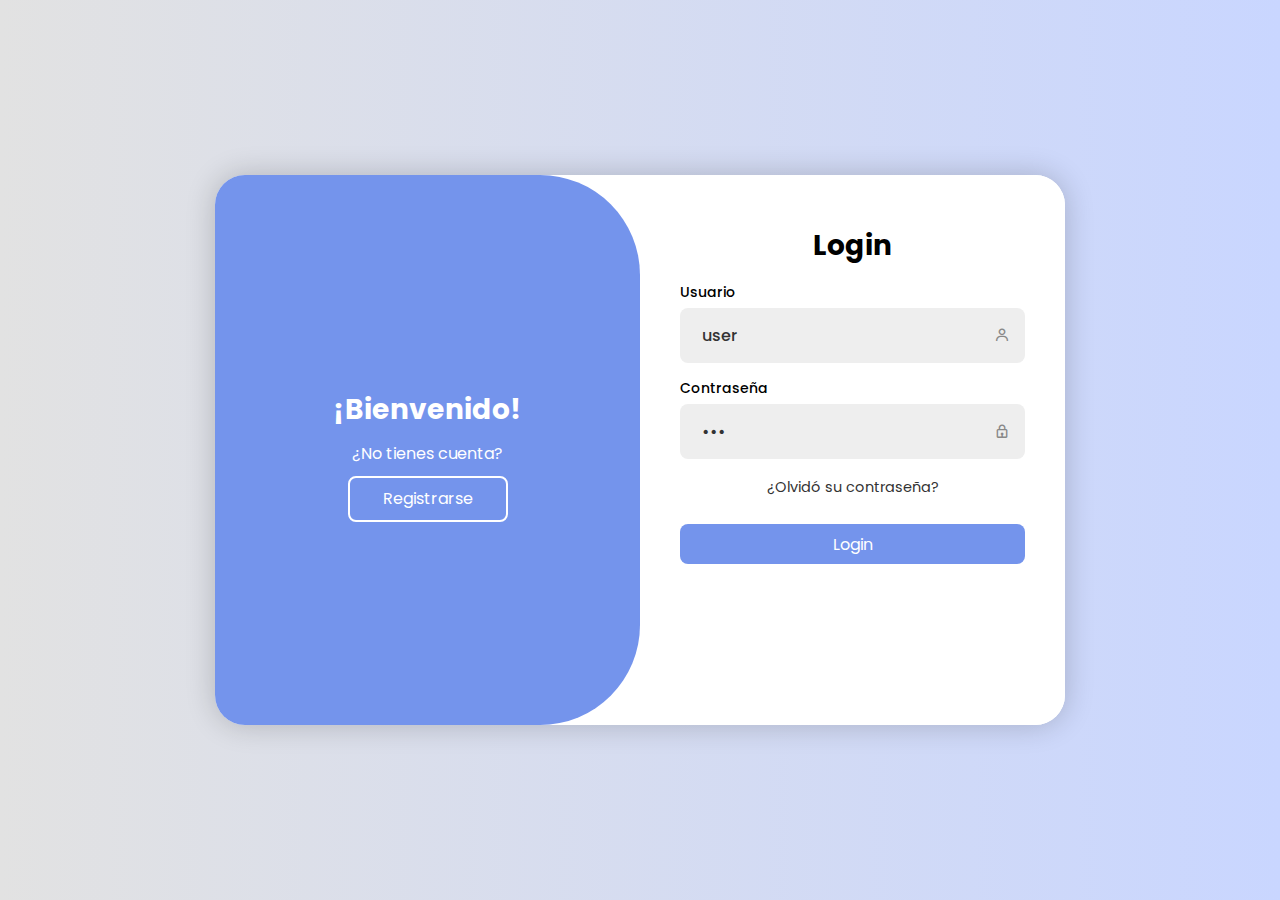
<file: index.html>
<!DOCTYPE html>
<html lang="es">

<head>
    <meta charset="UTF-8">
    <meta name="viewport" content="width=device-width, initial-scale=1.0">
    <meta name="description" content="Login y Registro para Bank D&G">
    <title>Bank D&G - Login</title>
    <link rel="stylesheet" href="https://unpkg.com/boxicons@latest/css/boxicons.min.css">
    <link rel="stylesheet" href="../assets/css/base.css">
    <link rel="stylesheet" href="../assets/css/authentication.css">
</head>

<body>
    <div class="container">
        <!-- Login -->
        <div class="form-box login">
            <form id="loginForm" novalidate>
                <h1>Login</h1>
                <div class="input-box">
                    <label for="login-username" class="visually-hidden">Usuario</label>
                    <input id="login-username" type="text" placeholder="Username" value="user" required>
                    <i class='bx bx-user'></i>
                </div>
                <div class="input-box">
                    <label for="login-password" class="visually-hidden">Contraseña</label>
                    <input id="login-password" type="password" placeholder="Password" value="123" required>
                    <i class='bx bx-lock toggle-password' id="toggleLoginPassword"></i>
                </div>
                <div class="forgot-link">
                    <a href="#" id="openRecover">¿Olvidó su contraseña?</a>
                </div>
                <button type="submit" class="btn">Login</button>
                <p id="login-error" class="error-message" aria-live="polite"></p>
            </form>
        </div>

        <!-- Registro -->
        <div class="form-box register">
            <form id="registerForm" novalidate>
                <h1>Registro</h1>

                <div class="input-box">
                    <label for="idType">Tipo de identificación</label>
                    <select id="idType" required>
                        <option value="">Seleccione...</option>
                        <option value="nacional">Nacional</option>
                        <option value="dimex">DIMEX</option>
                        <option value="pasaporte">Pasaporte</option>
                    </select>
                    <span class="error-message" aria-live="polite"></span>
                </div>

                <div class="input-box">
                    <label for="idNumber">Número de identificación</label>
                    <input id="idNumber" type="text" required placeholder="Ingrese número">
                    <span class="error-message" aria-live="polite"></span>
                </div>

                <div class="input-box">
                    <label for="register-username">Username</label>
                    <input id="register-username" type="text" required placeholder="4–20 caracteres">
                    <span class="error-message" aria-live="polite"></span>
                </div>

                <div class="input-box">
                    <label for="fullname">Nombre completo</label>
                    <input id="fullname" type="text" required placeholder="Nombre y apellidos">
                    <span class="error-message" aria-live="polite"></span>
                </div>

                <div class="input-box">
                    <label for="birthdate">Fecha de nacimiento</label>
                    <input id="birthdate" type="date" required>
                    <span class="error-message" aria-live="polite"></span>
                </div>

                <div class="input-box">
                    <label for="email">Correo electrónico</label>
                    <input id="email" type="email" required placeholder="ejemplo@correo.com">
                    <span class="error-message" aria-live="polite"></span>
                </div>

                <div class="input-box">
                    <label for="phone">Teléfono (opcional)</label>
                    <input id="phone" type="tel" placeholder="+506 ####-####">
                    <span class="error-message" aria-live="polite"></span>
                </div>

                <div class="input-box">
                    <label for="register-password" class="visually-hidden">Contraseña</label>
                    <input id="register-password" type="password" required placeholder="Mínimo 8 caracteres">
                    <i class='bx bx-lock toggle-password' id="toggleRegisterPassword"></i>
                    <span class="error-message" aria-live="polite"></span>
                </div>

                <div class="input-box">
                    <label for="confirm-password" class="visually-hidden">Confirmar contraseña</label>
                    <input id="confirm-password" type="password" required placeholder="Repetir contraseña">
                    <i class='bx bx-lock toggle-password' id="toggleRegisterConfirmPassword"></i>
                    <span class="error-message" aria-live="polite"></span>
                </div>

                <div class="terms">
                    <input type="checkbox" id="acceptTerms" disabled>
                    <label for="acceptTerms">
                        Acepto los
                        <a href="#" id="viewTerms" class="terms-link">Términos y Condiciones</a>
                    </label>
                    <span class="error-message" aria-live="polite"></span>
                </div>

                <button type="submit" id="registerBtn" class="btn" disabled>Registrar</button>
                <p id="register-error" class="error-message" aria-live="polite"></p>
            </form>
        </div>

        <!-- Panel toggle -->
        <div class="toggle-box">
            <div class="toggle-panel toggle-left">
                <h1>¡Bienvenido!</h1>
                <p>¿No tienes cuenta?</p>
                <button class="btn register-btn">Registrarse</button>
            </div>
            <div class="toggle-panel toggle-right">
                <h1>¡Nos alegra verte!</h1>
                <p>¿Ya tienes cuenta?</p>
                <button class="btn login-btn">Login</button>
            </div>
        </div>
    </div>

    <!-- Modal de Términos -->
    <div id="termsModal" class="modal" aria-hidden="true">
        <div class="modal-content">
            <h2>Términos y Condiciones</h2>
            <iframe src="/assets/docs/terminos.pdf" title="Términos y Condiciones"></iframe>
            <div class="terms-btns">
                <button id="acceptTermsBtn" class="btn">Aceptar</button>
                <button id="declineTermsBtn" class="btn">Rechazar</button>
            </div>
        </div>
    </div>

    <!-- Modal Recuperar Contraseña -->
    <div id="recoverModal" class="modal" aria-hidden="true">
        <div class="modal-content recover">
            <button class="close-modal" id="closeRecover">&times;</button>
            <h2>Recuperar contraseña</h2>
            <br>
            <!-- Barra de progreso -->
            <div class="progress-bar">
                <div class="step active">Identificación</div>
                <div class="step">Verificación</div>
                <div class="step">Nueva contraseña</div>
                <div class="step">Confirmación</div>
            </div>

            <!-- Paso 1 -->
            <div class="step-content" data-step="1">
                <div class="input-box">
                    <label for="recover-identifier">Usuario o correo</label>
                    <input id="recover-identifier" type="text" required placeholder="Username o correo">
                    <span class="error-message" aria-live="polite"></span>
                </div>
                <button id="sendCodeBtn" class="btn">Enviar código</button>
            </div>

            <!-- Paso 2 -->
            <div class="step-content" data-step="2" hidden>
                <div class="input-box">
                    <label for="recover-code">Código de verificación</label>
                    <input id="recover-code" type="text" required placeholder="Ingresa el código">
                    <span class="error-message" aria-live="polite"></span>
                </div>
                <div class="button-group">
                    <button id="resendCodeBtn" class="btn-secondary">Reenviar código</button>
                    <button id="verifyCodeBtn" class="btn">Verificar</button>
                </div>
            </div>

            <!-- Paso 3 -->
            <div class="step-content" data-step="3" hidden>
                <div class="input-box">
                    <label for="new-password">Nueva contraseña</label>
                    <input id="new-password" type="password" required placeholder="Mínimo 8 caracteres">
                    <i class='bx bx-lock toggle-password' id="toggleNewPassword"></i>
                    <span class="error-message" aria-live="polite"></span>
                </div>

                <div class="input-box">
                    <label for="confirm-new-password">Confirmar contraseña</label>
                    <input id="confirm-new-password" type="password" required placeholder="Repite la contraseña">
                    <i class='bx bx-lock toggle-password' id="toggleConfirmNewPassword"></i>
                    <span class="error-message" aria-live="polite"></span>
                </div>
                <button id="changePasswordBtn" class="btn">Cambiar contraseña</button>
            </div>

            <!-- Paso 4 -->
            <div class="step-content" data-step="4" hidden>
                <p class="success-msg">Tu contraseña ha sido restablecida con éxito.</p>
                <button id="goToLoginBtn" class="btn">Volver al login</button>
            </div>

            <!-- Loading -->
            <div class="loading" id="recoverLoading" hidden>
                <p id="loadingText">Procesando<span id="dots">...</span></p>
            </div>

        </div>
    </div>

    <!-- Pantalla de confirmación -->
    <div id="successModal" class="modal" aria-hidden="true">
        <div class="modal-content">
            <h2>Registro exitoso 🎉</h2>
            <p>Tu cuenta ha sido creada con éxito. Serás redirigido al login.</p>
        </div>
    </div>

    <script type="module" src="../assets/js/authentication.js"></script>
</body>

</html>
</file>
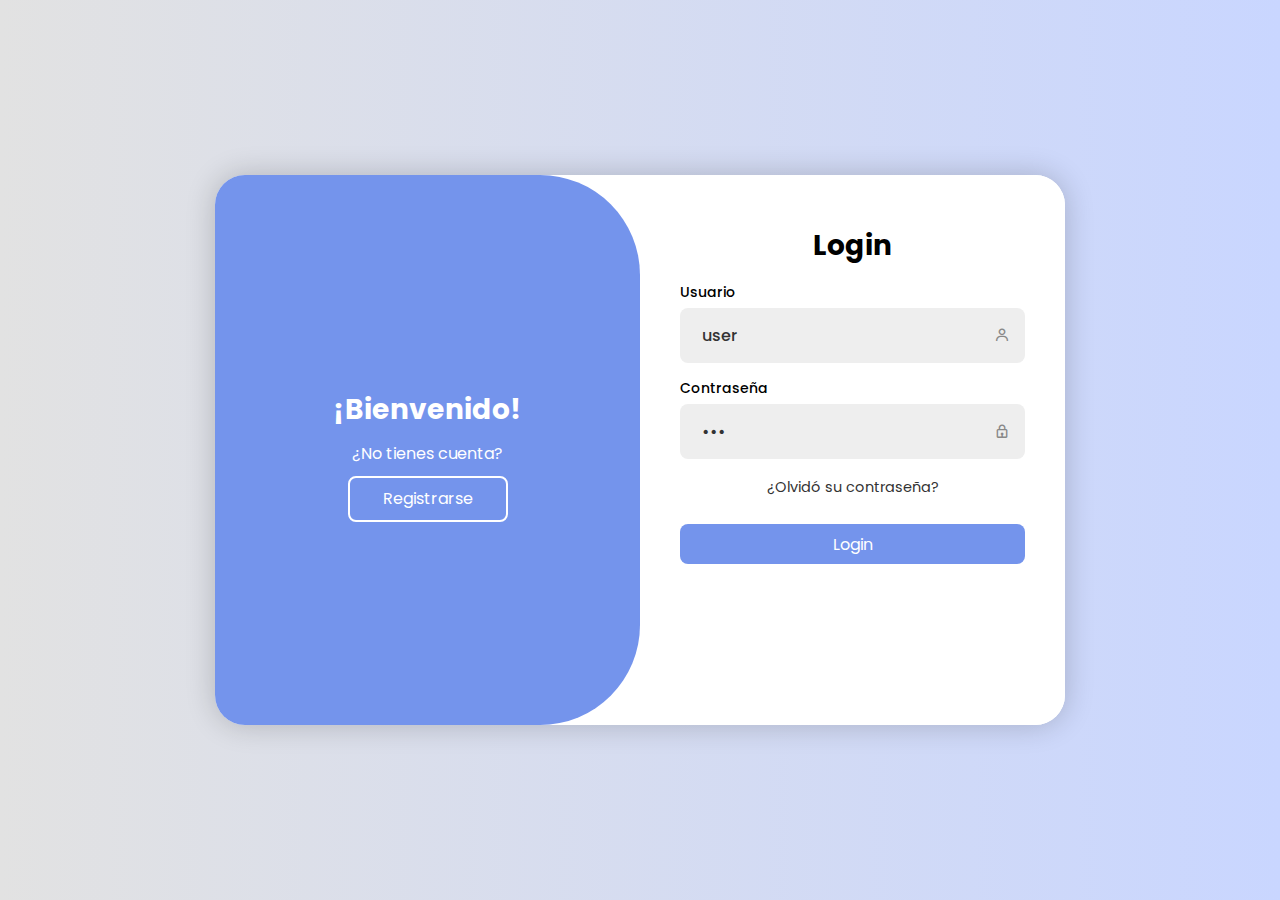
<file: pages/account-detail.html>
<!DOCTYPE html>
<html lang="es">

<head>
    <meta charset="UTF-8">
    <meta name="viewport" content="width=device-width, initial-scale=1.0">
    <meta name="description" content="Detalle de Cuenta - Bank D&G">
    <title>Bank D&G - Detalle de Cuenta</title>
    <link rel="stylesheet" href="https://unpkg.com/boxicons@latest/css/boxicons.min.css">
    <link rel="stylesheet" href="../assets/css/dashboard.css">
    <link rel="stylesheet" href="../assets/css/accounts.css">
</head>

<body>
    <div class="dashboard-container">
        <!-- Sidebar -->
        <nav class="sidebar">
            <div class="sidebar-header">
                <div class="logo">
                    <i class='bx bx-bank'></i>
                    <span>Bank D&G</span>
                </div>
            </div>

            <div class="user-info">
                <div class="user-avatar">
                    <i class='bx bx-user'></i>
                </div>
                <div class="user-details">
                    <span class="user-name" id="userName">Cargando...</span>
                    <span class="user-role">Cliente</span>
                </div>
            </div>

            <ul class="nav-menu">
                <li class="nav-item">
                    <a href="dashboard.html" class="nav-link">
                        <i class='bx bx-home-alt'></i>
                        <span>Resumen</span>
                    </a>
                </li>
                <li class="nav-item active">
                    <a href="#" class="nav-link">
                        <i class='bx bx-wallet'></i>
                        <span>Cuentas</span>
                    </a>
                </li>
                <li class="nav-item">
                    <a href="#" class="nav-link">
                        <i class='bx bx-credit-card'></i>
                        <span>Tarjetas</span>
                    </a>
                </li>
                <li class="nav-item">
                    <a href="#" class="nav-link">
                        <i class='bx bx-transfer'></i>
                        <span>Transferencias</span>
                    </a>
                </li>
            </ul>

            <div class="sidebar-footer">
                <button class="logout-btn" id="logoutBtn">
                    <i class='bx bx-log-out'></i>
                    <span>Cerrar Sesión</span>
                </button>
            </div>
        </nav>

        <!-- Main Content -->
        <main class="main-content">
            <header class="top-bar">
                <div class="mobile-header">
                    <button class="sidebar-toggle" id="sidebarToggle">
                        <i class='bx bx-menu'></i>
                    </button>
                    <div class="page-title">
                        <div class="breadcrumb">
                            <a href="dashboard.html">Dashboard</a>
                            <i class='bx bx-chevron-right'></i>
                            <span>Detalle de Cuenta</span>
                        </div>
                        <h1 id="accountAlias">Cargando...</h1>
                    </div>
                </div>
                <div class="top-bar-actions">
                    <button class="btn-primary" id="transferBtn">
                        <i class='bx bx-transfer'></i>
                        Transferir
                    </button>
                </div>
            </header>

            <!-- Account Header -->
            <div class="account-header">
                <div class="account-info-card">
                    <div class="account-main-info">
                        <div class="account-icon-large">
                            <i class='bx bx-wallet' id="accountIcon"></i>
                        </div>
                        <div class="account-details">
                            <h2 id="accountAliasDetail">Cargando...</h2>
                            <div class="account-meta">
                                <span id="accountNumber">•••• •••• •••• ••••</span>
                                <span class="separator">•</span>
                                <span id="accountType">-</span>
                                <span class="separator">•</span>
                                <span id="accountCurrency">-</span>
                            </div>
                        </div>
                    </div>
                    <div class="account-balance-section">
                        <div class="balance-label">Saldo Disponible</div>
                        <div class="balance-amount" id="accountBalance">₡0.00</div>
                        <div class="balance-date">Actualizado: <span id="lastUpdate">Hoy</span></div>
                    </div>
                </div>
            </div>

            <!-- Filters and Search -->
            <div class="filters-section">
                <div class="search-box">
                    <i class='bx bx-search'></i>
                    <input type="text" id="searchTransactions" placeholder="Buscar por descripción...">
                </div>
                <div class="filter-controls">
                    <select id="typeFilter">
                        <option value="">Todos los movimientos</option>
                        <option value="CREDITO">Solo créditos</option>
                        <option value="DEBITO">Solo débitos</option>
                    </select>
                    <select id="dateFilter">
                        <option value="">Todas las fechas</option>
                        <option value="today">Hoy</option>
                        <option value="week">Última semana</option>
                        <option value="month">Último mes</option>
                    </select>
                </div>
            </div>

            <!-- Transactions Section -->
            <div class="transactions-section">
                <div class="transactions-header">
                    <h3>Historial de Movimientos</h3>
                    <div class="results-info">
                        <span id="transactionsCount">Cargando...</span>
                    </div>
                </div>

                <!-- Loading State -->
                <div class="loading-state" id="loadingState">
                    <i class='bx bx-loader-alt'></i>
                    <p>Cargando movimientos...</p>
                </div>

                <!-- Empty State -->
                <div class="empty-state" id="emptyState" style="display: none;">
                    <i class='bx bx-receipt'></i>
                    <h4>No hay movimientos</h4>
                    <p>No se encontraron transacciones que coincidan con los filtros aplicados.</p>
                </div>

                <!-- Error State -->
                <div class="error-state" id="errorState" style="display: none;">
                    <i class='bx bx-error-circle'></i>
                    <h4>Error al cargar datos</h4>
                    <p>Ocurrió un problema al cargar los movimientos. Por favor, intenta nuevamente.</p>
                    <button class="btn-secondary" onclick="retryLoadTransactions()">Reintentar</button>
                </div>

                <!-- Transactions List -->
                <div class="transactions-list" id="transactionsList">
                    <!-- Transactions will be loaded here dynamically -->
                </div>

                <!-- Pagination -->
                <div class="pagination" id="pagination" style="display: none;">
                    <button class="pagination-btn" id="prevBtn" disabled>
                        <i class='bx bx-chevron-left'></i>
                        Anterior
                    </button>
                    <div class="pagination-info">
                        Página <span id="currentPage">1</span> de <span id="totalPages">1</span>
                    </div>
                    <button class="pagination-btn" id="nextBtn" disabled>
                        Siguiente
                        <i class='bx bx-chevron-right'></i>
                    </button>
                </div>
            </div>
        </main>
    </div>

    <script type="module" src="../assets/js/accounts.js"></script>
</body>

</html>
</file>
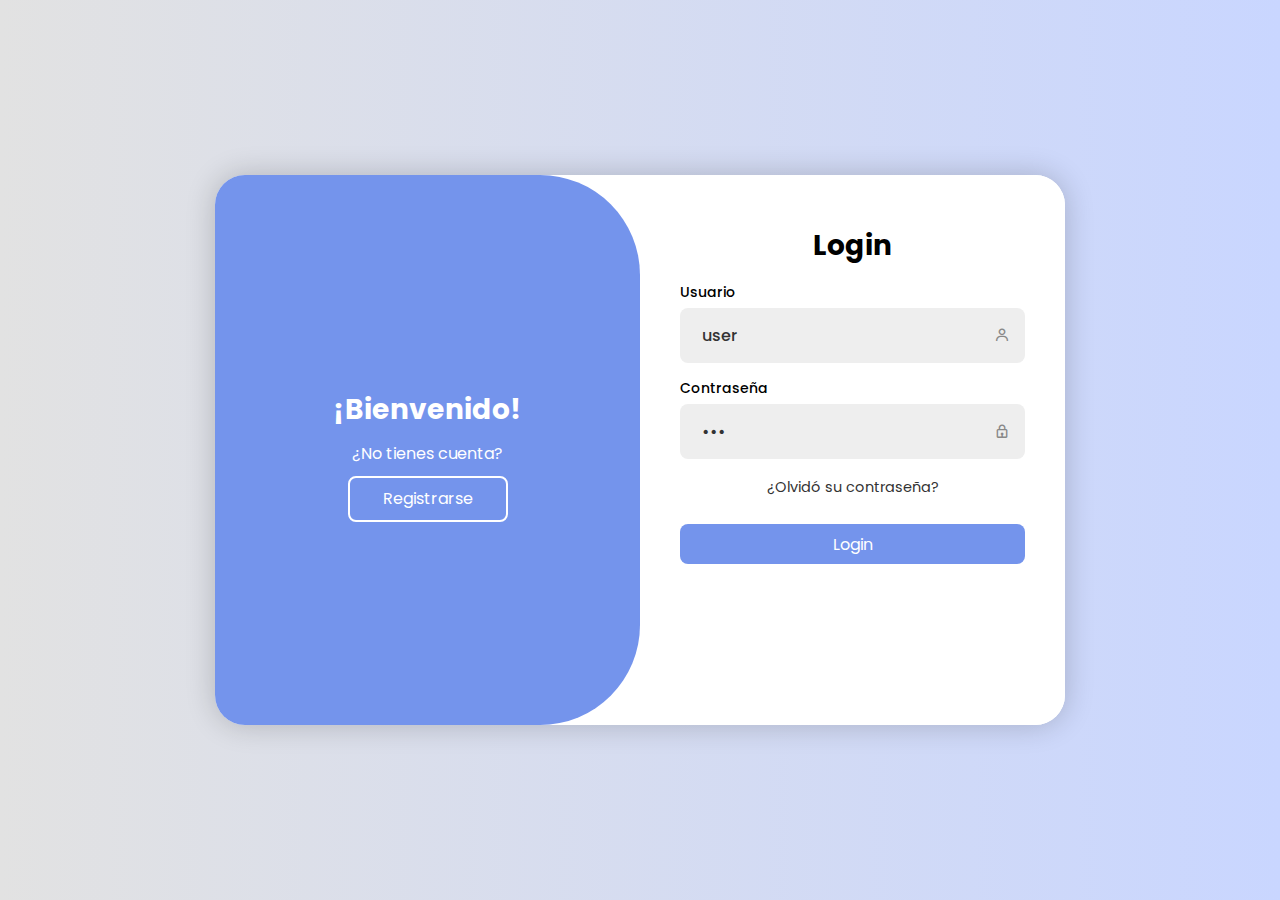
<file: pages/authentication.html>
<!DOCTYPE html>
<html lang="es">

<head>
    <meta charset="UTF-8">
    <meta name="viewport" content="width=device-width, initial-scale=1.0">
    <meta name="description" content="Login y Registro para Bank D&G">
    <title>Bank D&G - Login</title>
    <link rel="stylesheet" href="https://unpkg.com/boxicons@latest/css/boxicons.min.css">
    <link rel="stylesheet" href="../assets/css/base.css">
    <link rel="stylesheet" href="../assets/css/authentication.css">
</head>

<body>
    <div class="container">
        <!-- Login -->
        <div class="form-box login">
            <form id="loginForm" novalidate>
                <h1>Login</h1>
                <div class="input-box">
                    <label for="login-username" class="visually-hidden">Usuario</label>
                    <input id="login-username" type="text" placeholder="Username" value="user" required>
                    <i class='bx bx-user'></i>
                </div>
                <div class="input-box">
                    <label for="login-password" class="visually-hidden">Contraseña</label>
                    <input id="login-password" type="password" placeholder="Password" value="123" required>
                    <i class='bx bx-lock toggle-password' id="toggleLoginPassword"></i>
                </div>
                <div class="forgot-link">
                    <a href="#" id="openRecover">¿Olvidó su contraseña?</a>
                </div>
                <button type="submit" class="btn">Login</button>
                <p id="login-error" class="error-message" aria-live="polite"></p>
            </form>
        </div>

        <!-- Registro -->
        <div class="form-box register">
            <form id="registerForm" novalidate>
                <h1>Registro</h1>

                <div class="input-box">
                    <label for="idType">Tipo de identificación</label>
                    <select id="idType" required>
                        <option value="">Seleccione...</option>
                        <option value="nacional">Nacional</option>
                        <option value="dimex">DIMEX</option>
                        <option value="pasaporte">Pasaporte</option>
                    </select>
                    <span class="error-message" aria-live="polite"></span>
                </div>

                <div class="input-box">
                    <label for="idNumber">Número de identificación</label>
                    <input id="idNumber" type="text" required placeholder="Ingrese número">
                    <span class="error-message" aria-live="polite"></span>
                </div>

                <div class="input-box">
                    <label for="register-username">Username</label>
                    <input id="register-username" type="text" required placeholder="4–20 caracteres">
                    <span class="error-message" aria-live="polite"></span>
                </div>

                <div class="input-box">
                    <label for="fullname">Nombre completo</label>
                    <input id="fullname" type="text" required placeholder="Nombre y apellidos">
                    <span class="error-message" aria-live="polite"></span>
                </div>

                <div class="input-box">
                    <label for="birthdate">Fecha de nacimiento</label>
                    <input id="birthdate" type="date" required>
                    <span class="error-message" aria-live="polite"></span>
                </div>

                <div class="input-box">
                    <label for="email">Correo electrónico</label>
                    <input id="email" type="email" required placeholder="ejemplo@correo.com">
                    <span class="error-message" aria-live="polite"></span>
                </div>

                <div class="input-box">
                    <label for="phone">Teléfono (opcional)</label>
                    <input id="phone" type="tel" placeholder="+506 ####-####">
                    <span class="error-message" aria-live="polite"></span>
                </div>

                <div class="input-box">
                    <label for="register-password" class="visually-hidden">Contraseña</label>
                    <input id="register-password" type="password" required placeholder="Mínimo 8 caracteres">
                    <i class='bx bx-lock toggle-password' id="toggleRegisterPassword"></i>
                    <span class="error-message" aria-live="polite"></span>
                </div>

                <div class="input-box">
                    <label for="confirm-password" class="visually-hidden">Confirmar contraseña</label>
                    <input id="confirm-password" type="password" required placeholder="Repetir contraseña">
                    <i class='bx bx-lock toggle-password' id="toggleRegisterConfirmPassword"></i>
                    <span class="error-message" aria-live="polite"></span>
                </div>

                <div class="terms">
                    <input type="checkbox" id="acceptTerms" disabled>
                    <label for="acceptTerms">
                        Acepto los
                        <a href="#" id="viewTerms" class="terms-link">Términos y Condiciones</a>
                    </label>
                    <span class="error-message" aria-live="polite"></span>
                </div>

                <button type="submit" id="registerBtn" class="btn" disabled>Registrar</button>
                <p id="register-error" class="error-message" aria-live="polite"></p>
            </form>
        </div>

        <!-- Panel toggle -->
        <div class="toggle-box">
            <div class="toggle-panel toggle-left">
                <h1>¡Bienvenido!</h1>
                <p>¿No tienes cuenta?</p>
                <button class="btn register-btn">Registrarse</button>
            </div>
            <div class="toggle-panel toggle-right">
                <h1>¡Nos alegra verte!</h1>
                <p>¿Ya tienes cuenta?</p>
                <button class="btn login-btn">Login</button>
            </div>
        </div>
    </div>

    <!-- Modal de Términos -->
    <div id="termsModal" class="modal" aria-hidden="true">
        <div class="modal-content">
            <h2>Términos y Condiciones</h2>
            <iframe src="/assets/docs/terminos.pdf" title="Términos y Condiciones"></iframe>
            <div class="terms-btns">
                <button id="acceptTermsBtn" class="btn">Aceptar</button>
                <button id="declineTermsBtn" class="btn">Rechazar</button>
            </div>
        </div>
    </div>

    <!-- Modal Recuperar Contraseña -->
    <div id="recoverModal" class="modal" aria-hidden="true">
        <div class="modal-content recover">
            <button class="close-modal" id="closeRecover">&times;</button>
            <h2>Recuperar contraseña</h2>

            <!-- Barra de progreso -->
            <div class="progress-bar">
                <div class="step active">Identificación</div>
                <div class="step">Verificación</div>
                <div class="step">Nueva contraseña</div>
                <div class="step">Confirmación</div>
            </div>

            <!-- Paso 1 -->
            <div class="step-content" data-step="1">
                <div class="input-box">
                    <label for="recover-identifier">Usuario o correo</label>
                    <input id="recover-identifier" type="text" required placeholder="Username o correo">
                    <span class="error-message" aria-live="polite"></span>
                </div>
                <button id="sendCodeBtn" class="btn">Enviar código</button>
            </div>

            <!-- Paso 2 -->
            <div class="step-content" data-step="2" hidden>
                <div class="input-box">
                    <label for="recover-code">Código de verificación</label>
                    <input id="recover-code" type="text" required placeholder="Ingresa el código">
                    <span class="error-message" aria-live="polite"></span>
                </div>
                <div class="button-group">
                    <button id="resendCodeBtn" class="btn-secondary">Reenviar código</button>
                    <button id="verifyCodeBtn" class="btn">Verificar</button>
                </div>
            </div>

            <!-- Paso 3 -->
            <div class="step-content" data-step="3" hidden>
                <div class="input-box">
                    <label for="new-password">Nueva contraseña</label>
                    <input id="new-password" type="password" required placeholder="Mínimo 8 caracteres">
                    <i class='bx bx-lock toggle-password' id="toggleNewPassword"></i>
                    <span class="error-message" aria-live="polite"></span>
                </div>

                <div class="input-box">
                    <label for="confirm-new-password">Confirmar contraseña</label>
                    <input id="confirm-new-password" type="password" required placeholder="Repite la contraseña">
                    <i class='bx bx-lock toggle-password' id="toggleConfirmNewPassword"></i>
                    <span class="error-message" aria-live="polite"></span>
                </div>
                <button id="changePasswordBtn" class="btn">Cambiar contraseña</button>
            </div>

            <!-- Paso 4 -->
            <div class="step-content" data-step="4" hidden>
                <p class="success-msg">Tu contraseña ha sido restablecida con éxito.</p>
                <button id="goToLoginBtn" class="btn">Volver al login</button>
            </div>

            <!-- Loading -->
            <div class="loading" id="recoverLoading" hidden>
                <p id="loadingText">Procesando<span id="dots">...</span></p>
            </div>

        </div>
    </div>

    <!-- Pantalla de confirmación -->
    <div id="successModal" class="modal" aria-hidden="true">
        <div class="modal-content">
            <h2>Registro exitoso 🎉</h2>
            <p>Tu cuenta ha sido creada con éxito. Serás redirigido al login.</p>
        </div>
    </div>

    <script type="module" src="../assets/js/authentication.js"></script>
</body>

</html>
</file>
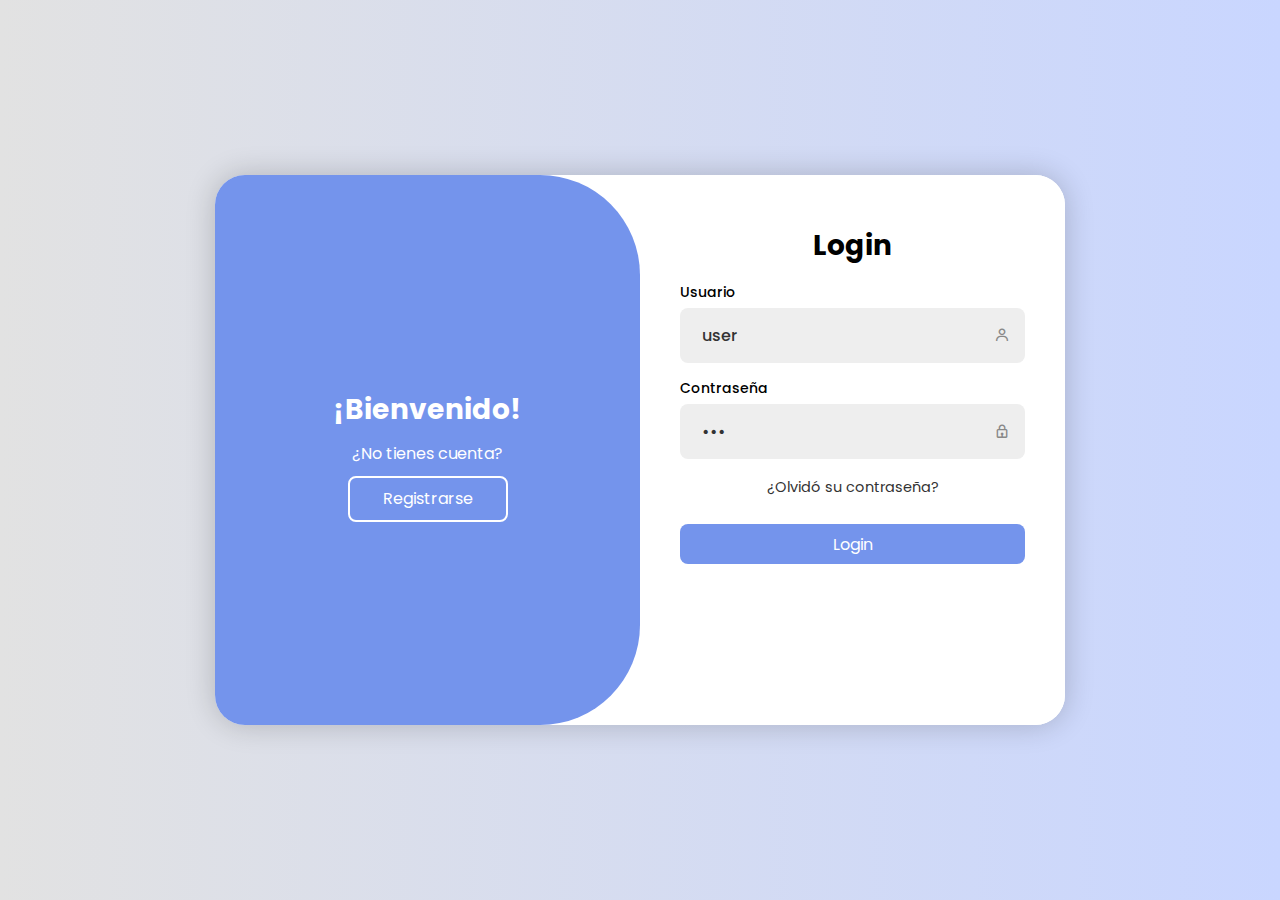
<file: pages/card-detail.html>
<!DOCTYPE html>
<html lang="es">

<head>
    <meta charset="UTF-8">
    <meta name="viewport" content="width=device-width, initial-scale=1.0">
    <meta name="description" content="Detalle de Tarjeta - Bank D&G">
    <title>Bank D&G - Detalle de Tarjeta</title>
    <link rel="stylesheet" href="https://unpkg.com/boxicons@latest/css/boxicons.min.css">
    <link rel="stylesheet" href="../assets/css/dashboard.css">
    <link rel="stylesheet" href="../assets/css/cards.css">
</head>

<body>
    <div class="dashboard-container">
        <!-- Sidebar -->
        <nav class="sidebar">
            <div class="sidebar-header">
                <div class="logo">
                    <i class='bx bx-bank'></i>
                    <span>Bank D&G</span>
                </div>
            </div>

            <div class="user-info">
                <div class="user-avatar">
                    <i class='bx bx-user'></i>
                </div>
                <div class="user-details">
                    <span class="user-name" id="userName">Cargando...</span>
                    <span class="user-role">Cliente</span>
                </div>
            </div>

            <ul class="nav-menu">
                <li class="nav-item">
                    <a href="dashboard.html" class="nav-link">
                        <i class='bx bx-home-alt'></i>
                        <span>Resumen</span>
                    </a>
                </li>
                <li class="nav-item">
                    <a href="#" class="nav-link">
                        <i class='bx bx-wallet'></i>
                        <span>Cuentas</span>
                    </a>
                </li>
                <li class="nav-item active">
                    <a href="#" class="nav-link">
                        <i class='bx bx-credit-card'></i>
                        <span>Tarjetas</span>
                    </a>
                </li>
                <li class="nav-item">
                    <a href="#" class="nav-link">
                        <i class='bx bx-transfer'></i>
                        <span>Transferencias</span>
                    </a>
                </li>
            </ul>

            <div class="sidebar-footer">
                <button class="logout-btn" id="logoutBtn">
                    <i class='bx bx-log-out'></i>
                    <span>Cerrar Sesión</span>
                </button>
            </div>
        </nav>

        <!-- Main Content -->
        <main class="main-content">
            <header class="top-bar">
                <div class="mobile-header">
                    <button class="sidebar-toggle" id="sidebarToggle">
                        <i class='bx bx-menu'></i>
                    </button>
                    <div class="page-title">
                        <div class="breadcrumb">
                            <a href="dashboard.html">Dashboard</a>
                            <i class='bx bx-chevron-right'></i>
                            <span>Detalle de Tarjeta</span>
                        </div>
                        <h1 id="cardType">Cargando...</h1>
                    </div>
                </div>
                <div class="top-bar-actions">
                    <button class="btn-primary" id="consultPinBtn">
                        <i class='bx bx-lock-open'></i>
                        Consultar PIN
                    </button>
                </div>
            </header>

            <!-- Card Header -->
            <div class="card-header-section">
                <div class="card-visual" id="cardVisual">
                    <!-- Card will be rendered here dynamically -->
                    <div class="loading-card">
                        <i class='bx bx-loader-alt'></i>
                        <p>Cargando información de la tarjeta...</p>
                    </div>
                </div>
                <div class="card-info-summary">
                    <div class="card-status">
                        <span class="status-badge active" id="cardStatus">Activa</span>
                    </div>
                    <div class="card-limits">
                        <div class="limit-item">
                            <div class="limit-label">Límite Total</div>
                            <div class="limit-value" id="cardLimit">₡0.00</div>
                        </div>
                        <div class="limit-item">
                            <div class="limit-label">Disponible</div>
                            <div class="limit-value available" id="cardAvailable">₡0.00</div>
                        </div>
                        <div class="limit-item">
                            <div class="limit-label">Consumido</div>
                            <div class="limit-value consumed" id="cardConsumed">₡0.00</div>
                        </div>
                    </div>
                    <div class="usage-bar">
                        <div class="usage-fill" id="usageBar" style="width: 0%;"></div>
                        <div class="usage-percentage" id="usagePercentage">0.0%</div>
                    </div>
                </div>
            </div>

            <!-- Filters and Search -->
            <div class="filters-section">
                <div class="search-box">
                    <i class='bx bx-search'></i>
                    <input type="text" id="searchTransactions" placeholder="Buscar por descripción o comercio...">
                </div>
                <div class="filter-controls">
                    <select id="typeFilter">
                        <option value="">Todos los movimientos</option>
                        <option value="COMPRA">Solo compras</option>
                        <option value="PAGO">Solo pagos</option>
                    </select>
                    <select id="categoryFilter">
                        <option value="">Todas las categorías</option>
                        <option value="Alimentación">Alimentación</option>
                        <option value="Combustible">Combustible</option>
                        <option value="Compras Online">Compras Online</option>
                        <option value="Tecnología">Tecnología</option>
                        <option value="Restaurantes">Restaurantes</option>
                        <option value="Entretenimiento">Entretenimiento</option>
                        <option value="Viajes">Viajes</option>
                        <option value="Oficina">Oficina</option>
                        <option value="Pago">Pago</option>
                    </select>
                    <select id="dateFilter">
                        <option value="">Todas las fechas</option>
                        <option value="today">Hoy</option>
                        <option value="week">Última semana</option>
                        <option value="month">Último mes</option>
                    </select>
                </div>
            </div>

            <!-- Transactions Section -->
            <div class="transactions-section">
                <div class="transactions-header">
                    <h3>Historial de Movimientos</h3>
                    <div class="results-info">
                        <span id="transactionsCount">Cargando...</span>
                    </div>
                </div>

                <!-- Loading State -->
                <div class="loading-state" id="loadingState">
                    <i class='bx bx-loader-alt'></i>
                    <p>Cargando movimientos...</p>
                </div>

                <!-- Empty State -->
                <div class="empty-state" id="emptyState" style="display: none;">
                    <i class='bx bx-credit-card'></i>
                    <h4>No hay movimientos</h4>
                    <p>No se encontraron transacciones que coincidan con los filtros aplicados.</p>
                </div>

                <!-- Error State -->
                <div class="error-state" id="errorState" style="display: none;">
                    <i class='bx bx-error-circle'></i>
                    <h4>Error al cargar datos</h4>
                    <p>Ocurrió un problema al cargar los movimientos. Por favor, intenta nuevamente.</p>
                    <button class="btn-secondary" onclick="retryLoadTransactions()">Reintentar</button>
                </div>

                <!-- Transactions List -->
                <div class="transactions-list" id="transactionsList">
                    <!-- Transactions will be loaded here dynamically -->
                </div>

                <!-- Pagination -->
                <div class="pagination" id="pagination" style="display: none;">
                    <button class="pagination-btn" id="prevBtn" disabled>
                        <i class='bx bx-chevron-left'></i>
                        Anterior
                    </button>
                    <div class="pagination-info">
                        Página <span id="currentPage">1</span> de <span id="totalPages">1</span>
                    </div>
                    <button class="pagination-btn" id="nextBtn" disabled>
                        Siguiente
                        <i class='bx bx-chevron-right'></i>
                    </button>
                </div>
            </div>
        </main>
    </div>

    <script type="module" src="../assets/js/cards.js"></script>
</body>

</html>
</file>
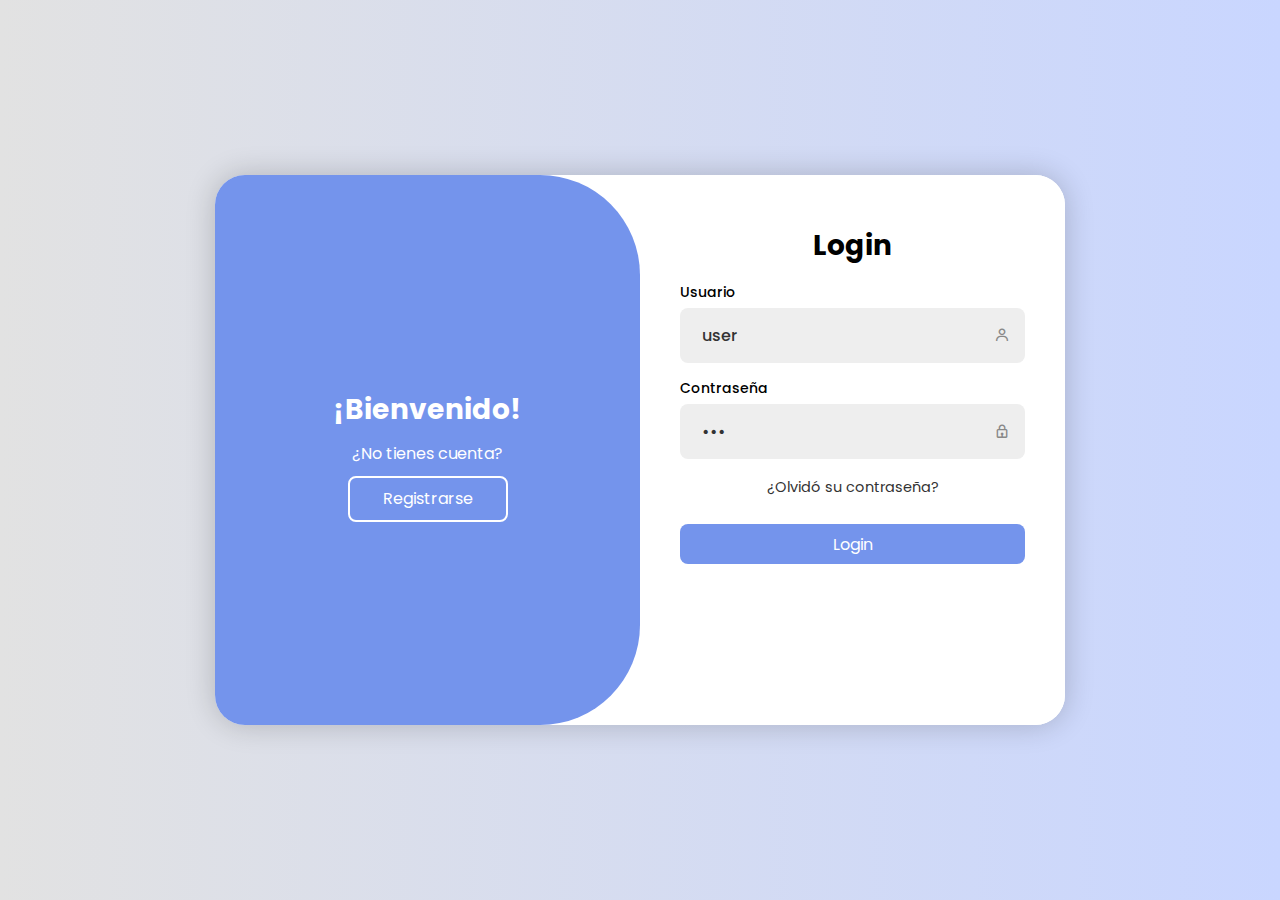
<file: pages/dashboard.html>
<!DOCTYPE html>
<html lang="es">

<head>
    <meta charset="UTF-8">
    <meta name="viewport" content="width=device-width, initial-scale=1.0">
    <meta name="description" content="Dashboard - Bank D&G">
    <title>Bank D&G - Dashboard</title>
    <link rel="stylesheet" href="https://unpkg.com/boxicons@latest/css/boxicons.min.css">
    <link rel="stylesheet" href="../assets/css/base.css">
    <link rel="stylesheet" href="../assets/css/dashboard.css">
    <link rel="stylesheet" href="../assets/css/transactions.css">
    <link rel="stylesheet" href="../assets/css/modals.css"> 

</head>
<style>
.modal-actions {
    display: flex !important;
    position: relative !important;
    visibility: visible !important;
}
</style>

<body>
    <div class="dashboard-container">
        <!-- Sidebar -->
        <nav class="sidebar">
            <div class="sidebar-header">
                <div class="logo">
                    <i class='bx bx-bank'></i>
                    <span>Bank D&G</span>
                </div>
            </div>

            <div class="user-info">
                <div class="user-avatar">
                    <i class='bx bx-user'></i>
                </div>
                <div class="user-details">
                    <span class="user-name" id="userName">Cargando...</span>
                    <span class="user-role">Cliente</span>
                </div>
            </div>

            <ul class="nav-menu">
                <li class="nav-item active">
                    <a href="#" class="nav-link" data-section="overview">
                        <i class='bx bx-home-alt'></i>
                        <span>Resumen</span>
                    </a>
                </li>
                <li class="nav-item">
                    <a href="#" class="nav-link" data-section="accounts">
                        <i class='bx bx-wallet'></i>
                        <span>Cuentas</span>
                    </a>
                </li>
                <li class="nav-item">
                    <a href="#" class="nav-link" data-section="cards">
                        <i class='bx bx-credit-card'></i>
                        <span>Tarjetas</span>
                    </a>
                </li>
                <li class="nav-item">
                    <a href="#" class="nav-link" data-section="transfers">
                        <i class='bx bx-transfer'></i>
                        <span>Transferencias</span>
                    </a>
                </li>
            </ul>

            <div class="sidebar-footer">
                <button class="logout-btn" id="logoutBtn">
                    <i class='bx bx-log-out'></i>
                    <span>Cerrar Sesión</span>
                </button>
            </div>
        </nav>

        <!-- Main Content -->
        <main class="main-content">
            <header class="top-bar">
                <div class="mobile-header">
                    <button class="sidebar-toggle" id="sidebarToggle" style="width: 50px; height: 50px;">
                        <i class='bx bx-menu'></i>
                    </button>
                    <div class="page-title">
                        <h1 id="pageTitle">Resumen</h1>
                        <p id="pageSubtitle">Bienvenido a tu dashboard financiero</p>
                    </div>
                </div>
                <div class="top-bar-actions">
                    <button class="notification-btn">
                        <i class='bx bx-bell'></i>
                        <span class="notification-count">0</span>
                    </button>
                </div>
            </header>

            <!-- Content Sections -->
            <div class="content-wrapper">
                <!-- Overview Section -->
                <section id="overview-section" class="content-section active">
                    <div class="overview-grid">
                        <!-- Featured Account Card -->
                        <div class="featured-card">
                            <div class="card-header">
                                <div class="card-type">Cuenta Principal</div>
                                <div class="card-brand">Bank D&G</div>
                            </div>
                            <div class="card-content">
                                <div class="account-number" id="featuredAccountNumber">
                                    •••• •••• •••• ••••
                                </div>
                                <div class="card-details">
                                    <div class="balance">
                                        <span class="currency">₡</span>
                                        <span class="amount" id="featuredBalance">0.00</span>
                                    </div>
                                    <div class="account-holder" id="featuredHolder">Usuario</div>
                                </div>
                            </div>
                        </div>

                        <!-- Quick Stats -->
                        <div class="stats-grid">
                            <div class="stat-card">
                                <div class="stat-icon">
                                    <i class='bx bx-wallet'></i>
                                </div>
                                <div class="stat-content">
                                    <div class="stat-value" id="totalAccounts">0</div>
                                    <div class="stat-label">Cuentas Activas</div>
                                </div>
                            </div>

                            <div class="stat-card">
                                <div class="stat-icon">
                                    <i class='bx bx-credit-card'></i>
                                </div>
                                <div class="stat-content">
                                    <div class="stat-value" id="totalCards">0</div>
                                    <div class="stat-label">Tarjetas</div>
                                </div>
                            </div>

                            <div class="stat-card">
                                <div class="stat-icon">
                                    <i class='bx bx-trending-up'></i>
                                </div>
                                <div class="stat-content">
                                    <div class="stat-value" id="monthlyIncome">₡0.00</div>
                                    <div class="stat-label">Balance Total</div>
                                </div>
                            </div>
                        </div>

                        <!-- Accounts Summary -->
                        <div class="accounts-summary">
                            <h3>Mis Cuentas</h3>
                            <div class="accounts-list" id="accountsList">
                                <p class="loading-text">Cargando cuentas...</p>
                            </div>
                        </div>

                        <!-- Recent Transactions -->
                        <div class="recent-transactions">
                            <h3>Movimientos Recientes</h3>
                            <div class="transactions-list" id="recentTransactions">
                                <p class="loading-text">Cargando movimientos...</p>
                            </div>
                        </div>
                    </div>
                </section>

                <!-- Accounts Section -->
                <section id="accounts-section" class="content-section">
                    <div class="section-header">
                        <h2>Gestión de Cuentas</h2>
                        <button class="btn-primary" id="btnCreateAccount">
                            <i class='bx bx-plus'></i>
                            Nueva Cuenta
                        </button>
                    </div>

                    <div class="accounts-grid" id="accountsGrid">
                        <p class="loading-text">Cargando cuentas...</p>
                    </div>
                </section>

                <!-- Cards Section -->
                <section id="cards-section" class="content-section">
                    <div class="section-header">
                        <h2>Mis Tarjetas</h2>
                        <button class="btn-primary" id="btnCreateCard">
                            <i class='bx bx-plus'></i>
                            Solicitar Tarjeta
                        </button>
                    </div>

                    <div class="cards-grid" id="cardsGrid">
                        <p class="loading-text">Cargando tarjetas...</p>
                    </div>
                </section>

                <!-- Transfers Section -->
                <section id="transfers-section" class="content-section">
                    <!-- Selección tipo transferencia -->
                    <div class="transfers-options">
                        <div class="transfer-card" id="ownTransfer">
                            <div class="transfer-icon"><i class='bx bx-transfer'></i></div>
                            <h3>Entre mis cuentas</h3>
                            <p>Transfiere entre tus cuentas propias</p>
                        </div>
                        <div class="transfer-card" id="thirdPartyTransfer">
                            <div class="transfer-icon"><i class='bx bx-send'></i></div>
                            <h3>A terceros</h3>
                            <p>Envía dinero a otras personas</p>
                        </div>
                    </div>

                    <!-- Botón volver -->
                    <button id="backBtn" class="btn-secondary" style="display:none; margin-top:1rem;">Volver</button>

                    <!-- Formulario de transferencia -->
                    <div class="transfer-form-container" style="display:none; margin-top:2rem;">
                        <label for="fromAccount">Cuenta origen</label>
                        <select id="fromAccount">
                            <option value="">Seleccione una cuenta</option>
                        </select>

                        <!-- Detalle de cuenta -->
                        <div id="accountDetail" style="margin:0.5rem 0; padding:0.5rem; background:#f5f5f5; border-radius:4px; display:none;">
                            <p><strong>Saldo disponible:</strong> <span id="detailBalance">₡0.00</span></p>
                            <p><strong>Tipo:</strong> <span id="detailType">-</span></p>
                            <p><strong>Moneda:</strong> <span id="detailCurrency">-</span></p>
                        </div>

                        <label for="toAccount">Cuenta destino</label>
                        <select id="toAccountSelect">
                            <option value="">Seleccione cuenta destino</option>
                        </select>
                        <input type="text" id="toAccountInput" placeholder="IBAN: CR01B04XXXXXXXXXXXX"
                            style="display:none; margin-top:0.5rem;">

                        <label for="amount">Monto</label>
                        <input type="number" id="amount" placeholder="0.00" step="0.01" min="0.01">

                        <label for="concept">Concepto (opcional)</label>
                        <input type="text" id="concept" placeholder="Descripción de la transferencia">

                        <button id="submitTransfer" class="btn-primary" style="justify-content: center;">Continuar</button>
                    </div>

                    <!-- Comprobante -->
                    <div class="transfer-receipt" style="display:none; margin-top:2rem;">
                        <h3>Comprobante de Transferencia</h3>
                        <div class="receipt-content">
                            <p><strong>De:</strong> <span id="receiptFrom">-</span></p>
                            <p><strong>Para:</strong> <span id="receiptTo">-</span></p>
                            <p><strong>Monto:</strong> <span id="receiptAmount">₡0.00</span></p>
                            <p><strong>Concepto:</strong> <span id="receiptConcept">-</span></p>
                            <p><strong>Fecha:</strong> <span id="receiptDate">-</span></p>
                        </div>
                        <div class="comprobante-actions">
                            <button id="downloadBtn" class="btn-secondary">Descargar PDF</button>
                            <button id="shareBtn" class="btn-secondary">Compartir</button>
                        </div>
                    </div>

                    <!-- Modal -->
                    <div class="modal hidden" id="modal">
                        <div class="modal-content">
                            <div id="modalMessage"></div>
                            <div class="modal-actions">
                                <button id="modalClose" class="btn-secondary">Cerrar</button>
                                <button id="modalConfirm" class="btn-primary" style="display:none;">Confirmar</button>
                            </div>
                        </div>
                    </div>
                </section>

            </div>
        </main>
    </div>

    <!-- Loading Overlay -->
    <div class="loading-overlay" id="loadingOverlay">
        <div class="loading-spinner">
            <i class='bx bx-loader-alt'></i>
            <p>Cargando datos...</p>
        </div>
    </div>

    <!-- Modal Crear Cuenta -->
    <div class="modal hidden" id="modalCreateAccount">
        <div class="modal-content">
            <div class="modal-header">
                <h2>Crear Nueva Cuenta</h2>
                <button class="close-modal" type="button" id="closeCreateAccount">&times;</button>
            </div>
            <form id="formCreateAccount">
                <div class="input-box">
                    <label for="accountAlias">Alias de la cuenta *</label>
                    <input type="text" id="accountAlias" required placeholder="Ej: Cuenta Ahorros">
                    <span class="error-message"></span>
                </div>

                <div class="input-box">
                    <label for="accountIban">IBAN *</label>
                    <input type="text" id="accountIban" required placeholder="CR01B04XXXXXXXXXXXX" maxlength="22">
                    <small>Formato: CR01B04 + 12 dígitos</small>
                    <span class="error-message"></span>
                </div>

                <div class="input-box">
                    <label for="accountType">Tipo de Cuenta *</label>
                    <select id="accountType" required>
                        <option value="">Seleccione...</option>
                    </select>
                    <span class="error-message"></span>
                </div>

                <div class="input-box">
                    <label for="accountCurrency">Moneda *</label>
                    <select id="accountCurrency" required>
                        <option value="">Seleccione...</option>
                    </select>
                    <span class="error-message"></span>
                </div>

                <div class="input-box">
                    <label for="accountStatus">Estado *</label>
                    <select id="accountStatus" required>
                        <option value="">Seleccione...</option>
                    </select>
                    <span class="error-message"></span>
                </div>

                <div class="input-box">
                    <label for="accountInitialBalance">Saldo Inicial</label>
                    <input type="number" id="accountInitialBalance" step="0.01" min="0" value="0" placeholder="0.00">
                    <span class="error-message"></span>
                </div>

                <div class="modal-actions">
                    <button type="button" class="btn-secondary" id="cancelCreateAccount">Cancelar</button>
                    <button type="submit" class="btn-primary">Crear Cuenta</button>
                </div>
            </form>
        </div>
    </div>

    <!-- Modal Crear Tarjeta -->
    <div class="modal hidden" id="modalCreateCard">
        <div class="modal-content">
            <div class="modal-header">
                <h2>Solicitar Nueva Tarjeta</h2>
                <button class="close-modal" type="button" id="closeCreateCard">&times;</button>
            </div>
            <form id="formCreateCard">
                <div class="input-box">
                    <label for="cardType">Tipo de Tarjeta *</label>
                    <select id="cardType" required>
                        <option value="">Seleccione...</option>
                    </select>
                    <span class="error-message"></span>
                </div>

                <div class="input-box">
                    <label for="cardNumber">Número de Tarjeta (enmascarado) *</label>
                    <input type="text" id="cardNumber" required placeholder="4512 **** **** 1234" maxlength="19">
                    <small>Formato: 4512 **** **** 1234</small>
                    <span class="error-message"></span>
                </div>

                <div class="input-box">
                    <label for="cardExpiry">Fecha de Expiración *</label>
                    <input type="text" id="cardExpiry" required placeholder="MM/YYYY" maxlength="7">
                    <small>Formato: MM/YYYY</small>
                    <span class="error-message"></span>
                </div>

                <div class="input-box">
                    <label for="cardCVV">CVV *</label>
                    <input type="text" id="cardCVV" required placeholder="123" maxlength="3" pattern="\d{3}">
                    <span class="error-message"></span>
                </div>

                <div class="input-box">
                    <label for="cardPIN">PIN *</label>
                    <input type="text" id="cardPIN" required placeholder="1234" maxlength="4" pattern="\d{4}">
                    <span class="error-message"></span>
                </div>

                <div class="input-box">
                    <label for="cardCurrency">Moneda *</label>
                    <select id="cardCurrency" required>
                        <option value="">Seleccione...</option>
                    </select>
                    <span class="error-message"></span>
                </div>

                <div class="input-box">
                    <label for="cardLimit">Límite de Crédito *</label>
                    <input type="number" id="cardLimit" required step="0.01" min="0" placeholder="500000.00">
                    <span class="error-message"></span>
                </div>

                <div class="modal-actions">
                    <button type="button" class="btn-secondary" id="cancelCreateCard">Cancelar</button>
                    <button type="submit" class="btn-primary">Solicitar Tarjeta</button>
                </div>
            </form>
        </div>
    </div>

    <script type="module" src="../assets/js/dashboard.js"></script>
    <script type="module" src="../assets/js/transactions.js"></script>
</body>

</html>
</file>
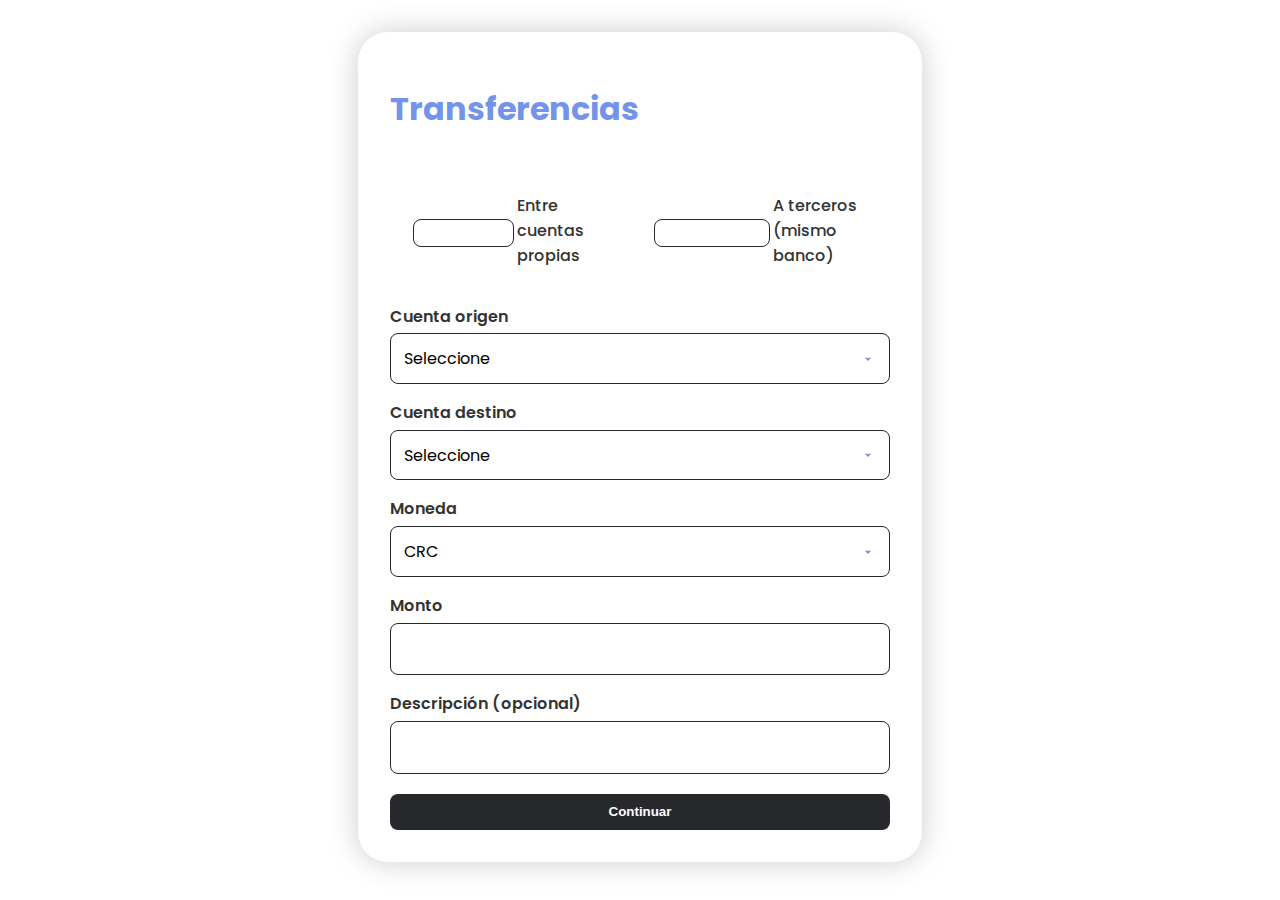
<file: pages/transactions.html>
<!DOCTYPE html>
<html lang="es">

<head>
    <meta charset="UTF-8">
    <meta name="viewport" content="width=device-width, initial-scale=1.0">
    <meta name="description" content="Transferencias para Bank D&G">
    <title>Bank D&G - Login</title>
    <link rel="stylesheet" href="https://unpkg.com/boxicons@latest/css/boxicons.min.css">
    <link rel="stylesheet" href="../assets/css/base.css">
    <link rel="stylesheet" href="../assets/css/transactions.css">
</head>

<body>
    <main class="transfer-layout">
        <!-- Columna izquierda: Transferencias -->
        <section class="transfer-container">
            <h1>Transferencias</h1>

            <!-- Selector de tipo de transferencia -->
            <div class="transfer-type">
                <label>
                    <input type="radio" name="tipo" value="propias" checked>
                    <span>Entre cuentas propias</span>
                </label>
                <label>
                    <input type="radio" name="tipo" value="terceros">
                    <span>A terceros (mismo banco)</span>
                </label>
            </div>

            <!-- Formulario -->
            <form id="transferForm">
                <label for="origen">Cuenta origen</label>
                <select id="origen" required>
                    <option value="">Seleccione</option>
                    <option value="123-001">123-001 (CRC)</option>
                    <option value="123-002">123-002 (USD)</option>
                </select>

                <div id="destinoContainer">
                    <label for="destino">Cuenta destino</label>
                    <select id="destino" required>
                        <option value="">Seleccione</option>
                        <option value="123-002">123-002 (USD)</option>
                    </select>
                </div>

                <label for="moneda">Moneda</label>
                <select id="moneda" required>
                    <option value="CRC">CRC</option>
                    <option value="USD">USD</option>
                </select>

                <label for="monto">Monto</label>
                <input type="number" id="monto" step="0.01" min="0.01" required>

                <label for="descripcion">Descripción (opcional)</label>
                <input type="text" id="descripcion" maxlength="255">

                <button type="submit" id="continuarBtn" disabled>Continuar</button>
            </form>
        </section>

        <!-- Columna derecha: Comprobante -->
        <aside id="comprobante" class="comprobante hidden">
            <h2>Comprobante de Transferencia</h2>
            <div id="detalleComprobante"></div>
            <div class="comprobante-actions">
                <button id="descargarBtn">Descargar</button>
                <button id="compartirBtn">Compartir</button>
            </div>
        </aside>
    </main>

    <!-- Modal de confirmación -->
    <div id="modal" class="modal hidden">
        <div class="modal-content">
            <h2>Confirmar Transferencia</h2>
            <div id="resumen"></div>
            <div class="modal-actions">
                <button id="cancelarBtn">Cancelar</button>
                <button id="confirmarBtn">Confirmar</button>
            </div>
        </div>
    </div>

    <script src="../assets/js/transactions.js"></script>
</body>

</html>
</file>
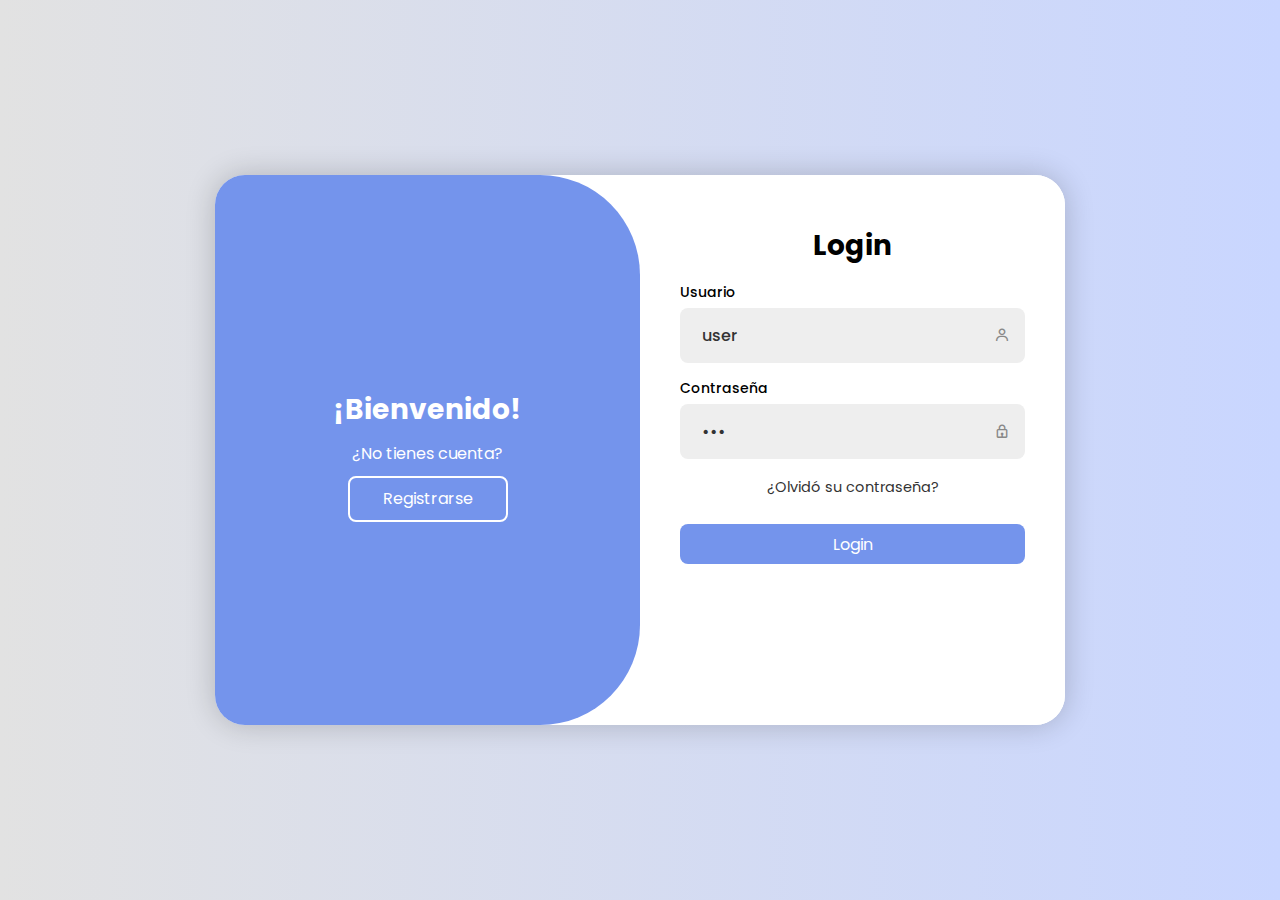
<file: prototype/pages/authentication.html>
<!DOCTYPE html>
<html lang="es">

<head>
    <meta charset="UTF-8">
    <meta name="viewport" content="width=device-width, initial-scale=1.0">
    <meta name="description" content="Login y Registro para Bank D&G">
    <title>Bank D&G - Login</title>
    <link rel="stylesheet" href="https://unpkg.com/boxicons@latest/css/boxicons.min.css">
    <link rel="stylesheet" href="../assets/css/authentication.css">
</head>

<body>
    <div class="container">
        <!-- Login -->
        <div class="form-box login">
            <form id="loginForm" novalidate>
                <h1>Login</h1>
                <div class="input-box">
                    <label for="login-username" class="visually-hidden">Usuario</label>
                    <input id="login-username" type="text" placeholder="Username" value="user" required>
                    <i class='bx bx-user'></i>
                </div>
                <div class="input-box">
                    <label for="login-password" class="visually-hidden">Contraseña</label>
                    <input id="login-password" type="password" placeholder="Password" value="123" required>
                    <i class='bx bx-lock toggle-password' id="toggleLoginPassword"></i>
                </div>
                <div class="forgot-link">
                    <a href="#" id="openRecover">¿Olvidó su contraseña?</a>
                </div>
                <button type="submit" class="btn">Login</button>
                <p id="login-error" class="error-message" aria-live="polite"></p>
            </form>
        </div>

        <!-- Registro -->
        <div class="form-box register">
            <form id="registerForm" novalidate>
                <h1>Registro</h1>

                <div class="input-box">
                    <label for="idType">Tipo de identificación</label>
                    <select id="idType" required>
                        <option value="">Seleccione...</option>
                        <option value="nacional">Nacional</option>
                        <option value="dimex">DIMEX</option>
                        <option value="pasaporte">Pasaporte</option>
                    </select>
                    <span class="error-message" aria-live="polite"></span>
                </div>

                <div class="input-box">
                    <label for="idNumber">Número de identificación</label>
                    <input id="idNumber" type="text" required placeholder="Ingrese número">
                    <span class="error-message" aria-live="polite"></span>
                </div>

                <div class="input-box">
                    <label for="register-username">Username</label>
                    <input id="register-username" type="text" required placeholder="4–20 caracteres">
                    <span class="error-message" aria-live="polite"></span>
                </div>

                <div class="input-box">
                    <label for="fullname">Nombre completo</label>
                    <input id="fullname" type="text" required placeholder="Nombre y apellidos">
                    <span class="error-message" aria-live="polite"></span>
                </div>

                <div class="input-box">
                    <label for="birthdate">Fecha de nacimiento</label>
                    <input id="birthdate" type="date" required>
                    <span class="error-message" aria-live="polite"></span>
                </div>

                <div class="input-box">
                    <label for="email">Correo electrónico</label>
                    <input id="email" type="email" required placeholder="ejemplo@correo.com">
                    <span class="error-message" aria-live="polite"></span>
                </div>

                <div class="input-box">
                    <label for="phone">Teléfono (opcional)</label>
                    <input id="phone" type="tel" placeholder="+506 ####-####">
                    <span class="error-message" aria-live="polite"></span>
                </div>

                <div class="input-box">
                    <label for="register-password" class="visually-hidden">Contraseña</label>
                    <input id="register-password" type="password" required placeholder="Mínimo 8 caracteres">
                    <i class='bx bx-lock toggle-password' id="toggleRegisterPassword"></i>
                    <span class="error-message" aria-live="polite"></span>
                </div>

                <div class="input-box">
                    <label for="confirm-password" class="visually-hidden">Confirmar contraseña</label>
                    <input id="confirm-password" type="password" required placeholder="Repetir contraseña">
                    <i class='bx bx-lock toggle-password' id="toggleRegisterConfirmPassword"></i>
                    <span class="error-message" aria-live="polite"></span>
                </div>

                <div class="terms">
                    <input type="checkbox" id="acceptTerms" disabled>
                    <label for="acceptTerms">
                        Acepto los
                        <a href="#" id="viewTerms" class="terms-link">Términos y Condiciones</a>
                    </label>
                    <span class="error-message" aria-live="polite"></span>
                </div>

                <button type="submit" id="registerBtn" class="btn" disabled>Registrar</button>
                <p id="register-error" class="error-message" aria-live="polite"></p>
            </form>
        </div>

        <!-- Panel toggle -->
        <div class="toggle-box">
            <div class="toggle-panel toggle-left">
                <h1>¡Bienvenido!</h1>
                <p>¿No tienes cuenta?</p>
                <button class="btn register-btn">Registrarse</button>
            </div>
            <div class="toggle-panel toggle-right">
                <h1>¡Nos alegra verte!</h1>
                <p>¿Ya tienes cuenta?</p>
                <button class="btn login-btn">Login</button>
            </div>
        </div>
    </div>

    <!-- Modal de Términos -->
    <div id="termsModal" class="modal" aria-hidden="true">
        <div class="modal-content">
            <h2>Términos y Condiciones</h2>
            <iframe src="/prototype/assets/docs/terminos.pdf" title="Términos y Condiciones"></iframe>
            <div class="terms-btns">
                <button id="acceptTermsBtn" class="btn">Aceptar</button>
                <button id="declineTermsBtn" class="btn">Rechazar</button>
            </div>
        </div>
    </div>

    <!-- Modal Recuperar Contraseña -->
    <div id="recoverModal" class="modal" aria-hidden="true">
        <div class="modal-content recover">
            <button class="close-modal" id="closeRecover">&times;</button>
            <h2>Recuperar contraseña</h2>

            <!-- Barra de progreso -->
            <div class="progress-bar">
                <div class="step active">Identificación</div>
                <div class="step">Verificación</div>
                <div class="step">Nueva contraseña</div>
                <div class="step">Confirmación</div>
            </div>

            <!-- Paso 1 -->
            <div class="step-content" data-step="1">
                <div class="input-box">
                    <label for="recover-identifier">Usuario o correo</label>
                    <input id="recover-identifier" type="text" required placeholder="Username o correo">
                    <span class="error-message" aria-live="polite"></span>
                </div>
                <button id="sendCodeBtn" class="btn">Enviar código</button>
            </div>

            <!-- Paso 2 -->
            <div class="step-content" data-step="2" hidden>
                <div class="input-box">
                    <label for="recover-code">Código de verificación</label>
                    <input id="recover-code" type="text" required placeholder="Ingresa el código">
                    <span class="error-message" aria-live="polite"></span>
                </div>
                <div class="button-group">
                    <button id="resendCodeBtn" class="btn-secondary">Reenviar código</button>
                    <button id="verifyCodeBtn" class="btn">Verificar</button>
                </div>
            </div>

            <!-- Paso 3 -->
            <div class="step-content" data-step="3" hidden>
                <div class="input-box">
                    <label for="new-password">Nueva contraseña</label>
                    <input id="new-password" type="password" required placeholder="Mínimo 8 caracteres">
                    <i class='bx bx-lock toggle-password' id="toggleNewPassword"></i>
                    <span class="error-message" aria-live="polite"></span>
                </div>

                <div class="input-box">
                    <label for="confirm-new-password">Confirmar contraseña</label>
                    <input id="confirm-new-password" type="password" required placeholder="Repite la contraseña">
                    <i class='bx bx-lock toggle-password' id="toggleConfirmNewPassword"></i>
                    <span class="error-message" aria-live="polite"></span>
                </div>
                <button id="changePasswordBtn" class="btn">Cambiar contraseña</button>
            </div>

            <!-- Paso 4 -->
            <div class="step-content" data-step="4" hidden>
                <p class="success-msg">Tu contraseña ha sido restablecida con éxito.</p>
                <button id="goToLoginBtn" class="btn">Volver al login</button>
            </div>

            <!-- Loading -->
            <div class="loading" id="recoverLoading" hidden>
                <p id="loadingText">Procesando<span id="dots">...</span></p>
            </div>

        </div>
    </div>

    <!-- Pantalla de confirmación -->
    <div id="successModal" class="modal" aria-hidden="true">
        <div class="modal-content">
            <h2>Registro exitoso 🎉</h2>
            <p>Tu cuenta ha sido creada con éxito. Serás redirigido al login.</p>
        </div>
    </div>

    <script type="module" src="../assets/js/authentication.js"></script>
</body>

</html>
</file>
<file: assets/css/base.css>
@import url('https://fonts.googleapis.com/css2?family=Poppins:wght@300;400;500;600;700&display=swap');

:root {
  /* Tipografía */
  --font-main: 'Poppins', sans-serif;

  /* Colores principales */
  --color-primary: #7494ec;
  --color-secondary: #27282b;
  --color-bg-light: #fff;
  --color-bg-gray: #eee;
  --color-bg-gradient: linear-gradient(90deg, #e2e2e2, #c9d6ff);

  /* Colores de texto */
  --color-text-dark: #333;
  --color-text-light: #888;
  --color-text-error: #e74c3c;
  --color-text-success: #2ecc71;

  /* Otros */
  --border-radius: 8px;
  --border-radius-lg: 30px;
  --transition-fast: 0.3s ease;
  --transition-medium: 0.6s ease-in-out;
  --shadow: 0 0 30px rgba(0, 0, 0, 0.2);
}
</file>
<file: assets/css/dashboard.css>
/* -------- Credit Cards -------- */
.credit-card {
    width: 100%;
    height: 240px;
    border-radius: 20px;
    padding: 1.5rem;
    box-shadow: var(--shadow-medium);
    position: relative;
    overflow: hidden;
    transition: var(--transition);
    cursor: pointer;
}

.credit-card:hover {
    transform: translateY(-5px);
    box-shadow: 0 8px 30px rgba(0, 0, 0, 0.2);
}

.credit-card-inner {
    height: 100%;
    display: flex;
    flex-direction: column;
    justify-content: space-between;
    position: relative;
    z-index: 2;
}

.credit-card::before {
    content: '';
    position: absolute;
    top: -50%;
    right: -30%;
    width: 200px;
    height: 200px;
    background: rgba(255, 255, 255, 0.1);
    border-radius: 50%;
    z-index: 1;
}

.card-header {
    display: flex;
    justify-content: space-between;
    align-items: center;
}

.card-type-badge {
    background: rgba(255, 255, 255, 0.2);
    padding: 0.25rem 0.75rem;
    border-radius: 20px;
    font-size: 0.75rem;
    font-weight: 600;
    text-transform: uppercase;
    letter-spacing: 1px;
}

.card-brand {
    font-size: 1.125rem;
    font-weight: 700;
    letter-spacing: 1px;
}

.card-chip {
    margin: 1rem 0 0.5rem;
}

.chip {
    width: 45px;
    height: 35px;
    background: linear-gradient(135deg, #ffd700, #ffed4e);
    border-radius: 8px;
    position: relative;
}

.chip::before {
    content: '';
    position: absolute;
    inset: 3px;
    background: linear-gradient(135deg, #ffed4e, #ffd700);
    border-radius: 5px;
}

.card-number {
    font-family: 'Courier New', monospace;
    font-size: 1.125rem;
    font-weight: 600;
    letter-spacing: 3px;
    margin: 0.5rem 0;
}

.card-details {
    display: flex;
    justify-content: space-between;
    margin-bottom: 1rem;
}

.card-holder,
.card-expiry {
    display: flex;
    flex-direction: column;
}

.card-details .label {
    font-size: 0.625rem;
    opacity: 0.8;
    text-transform: uppercase;
    letter-spacing: 1px;
    margin-bottom: 0.25rem;
}

.card-details .value {
    font-size: 0.875rem;
    font-weight: 600;
}

.card-footer {
    display: flex;
    justify-content: space-between;
    align-items: flex-end;
}

.card-balance {
    display: flex;
    flex-direction: column;
    gap: 0.25rem;
}

.card-balance .available {
    font-size: 0.875rem;
    font-weight: 600;
}

.card-balance .limit {
    font-size: 0.75rem;
    opacity: 0.8;
}

.card-actions {
    display: flex;
    gap: 0.5rem;
}

.btn-card-action {
    width: 36px;
    height: 36px;
    background: rgba(255, 255, 255, 0.2);
    border: 1px solid rgba(255, 255, 255, 0.3);
    border-radius: 50%;
    color: inherit;
    cursor: pointer;
    display: flex;
    align-items: center;
    justify-content: center;
    transition: var(--transition);
}

.btn-card-action:hover {
    background: rgba(255, 255, 255, 0.3);
    transform: scale(1.1);
}

/* -------- PIN Modal -------- */
.pin-modal {
    position: fixed;
    inset: 0;
    background: rgba(0, 0, 0, 0.6);
    display: flex;
    justify-content: center;
    align-items: center;
    z-index: 2000;
}

.pin-modal-content {
    background: var(--background-white);
    border-radius: var(--border-radius);
    width: 90%;
    max-width: 500px;
    max-height: 80vh;
    overflow-y: auto;
    position: relative;
}

.pin-modal-header {
    padding: 1.5rem;
    border-bottom: 1px solid var(--border-light);
    display: flex;
    justify-content: space-between;
    align-items: center;
}

.pin-modal-header h2 {
    margin: 0;
    color: var(--text-primary);
}

.close-pin-modal {
    background: none;
    border: none;
    font-size: 1.5rem;
    color: var(--text-secondary);
    cursor: pointer;
    padding: 0.25rem;
    border-radius: 4px;
    transition: var(--transition);
}

.close-pin-modal:hover {
    background: var(--background-light);
    color: var(--primary-color);
}

.pin-steps {
    padding: 1.5rem;
}

.pin-step {
    display: none;
    text-align: center;
}

.pin-step.active {
    display: block;
}

.pin-step h3 {
    margin-bottom: 0.5rem;
    color: var(--text-primary);
}

.pin-step p {
    color: var(--text-secondary);
    margin-bottom: 1.5rem;
}

.pin-buttons {
    display: flex;
    gap: 1rem;
    justify-content: center;
    margin-top: 1.5rem;
}

.pin-card-info {
    display: flex;
    flex-direction: column;
    gap: 1.5rem;
    margin-bottom: 1rem;
}

.pin-card-preview {
    height: 120px;
    border-radius: 15px;
    padding: 1rem;
    display: flex;
    flex-direction: column;
    justify-content: space-between;
    color: white;
    position: relative;
    overflow: hidden;
}

.pin-card-preview::before {
    content: '';
    position: absolute;
    top: -25%;
    right: -15%;
    width: 100px;
    height: 100px;
    background: rgba(255, 255, 255, 0.1);
    border-radius: 50%;
}

.pin-card-type {
    font-size: 0.875rem;
    font-weight: 600;
    text-transform: uppercase;
}

.pin-card-number {
    font-family: 'Courier New', monospace;
    font-size: 1rem;
    letter-spacing: 2px;
}

.pin-details {
    display: flex;
    flex-direction: column;
    gap: 1rem;
}

.pin-detail-row {
    display: flex;
    justify-content: space-between;
    align-items: center;
    padding: 0.75rem;
    background: var(--background-light);
    border-radius: 8px;
}

.pin-detail-row .label {
    font-weight: 600;
    color: var(--text-primary);
}

.pin-detail-row .value {
    font-family: 'Courier New', monospace;
    font-weight: 600;
    color: var(--text-primary);
}

.pin-sensitive {
    background: var(--primary-color);
    color: white;
    padding: 0.25rem 0.75rem;
    border-radius: 6px;
    letter-spacing: 2px;
}

.copy-btn {
    background: var(--primary-color);
    color: white;
    border: none;
    border-radius: 6px;
    padding: 0.25rem 0.5rem;
    cursor: pointer;
    margin-left: 0.5rem;
    transition: var(--transition);
}

.copy-btn:hover {
    background: var(--primary-dark);
}

.pin-timer {
    margin-top: 1rem;
    padding: 0.75rem;
    background: #fff3cd;
    border: 1px solid #ffeaa7;
    border-radius: 8px;
    color: #856404;
    font-size: 0.875rem;
}

.pin-loading {
    position: absolute;
    inset: 0;
    background: rgba(255, 255, 255, 0.9);
    display: flex;
    flex-direction: column;
    justify-content: center;
    align-items: center;
    gap: 1rem;
}

.pin-loading i {
    font-size: 2rem;
    color: var(--primary-color);
    animation: spin 1s linear infinite;
}

.no-data {
    text-align: center;
    color: var(--text-secondary);
    font-style: italic;
    padding: 2rem;
}

/* -------- Responsive -------- *//* -------- Base Styles -------- */
@import url('https://fonts.googleapis.com/css2?family=Poppins:wght@300;400;500;600;700&display=swap');

:root {
    --primary-color: #7494ec;
    --primary-dark: #5a75d8;
    --secondary-color: #27282b;
    --background-light: #f8f9fa;
    --background-white: #ffffff;
    --text-primary: #2c3e50;
    --text-secondary: #7f8c8d;
    --text-light: #bdc3c7;
    --border-light: #e9ecef;
    --shadow-light: 0 2px 10px rgba(0, 0, 0, 0.1);
    --shadow-medium: 0 4px 20px rgba(0, 0, 0, 0.15);
    --border-radius: 12px;
    --transition: all 0.3s ease;
}

* {
    margin: 0;
    padding: 0;
    box-sizing: border-box;
    font-family: 'Poppins', sans-serif;
}

body {
    background: var(--background-light);
    color: var(--text-primary);
    line-height: 1.6;
}

/* -------- Dashboard Layout -------- */
.dashboard-container {
    display: flex;
    min-height: 100vh;
}

/* -------- Sidebar -------- */
.sidebar {
    width: 280px;
    background: var(--background-white);
    box-shadow: var(--shadow-light);
    display: flex;
    flex-direction: column;
    transition: var(--transition);
    position: fixed;
    height: 100vh;
    z-index: 1000;
}

.sidebar-header {
    padding: 2rem 1.5rem 1rem;
    border-bottom: 1px solid var(--border-light);
    display: flex;
    align-items: center;
    justify-content: space-between;
}

.logo {
    display: flex;
    align-items: center;
    gap: 0.75rem;
    font-size: 1.25rem;
    font-weight: 600;
    color: var(--primary-color);
}

.logo i {
    font-size: 1.75rem;
}

.sidebar-toggle {
    display: none;
    background: none;
    border: none;
    font-size: 1.5rem;
    color: var(--text-secondary);
    cursor: pointer;
    padding: 0.5rem;
    border-radius: 8px;
    transition: var(--transition);
}

.sidebar-toggle:hover {
    background: var(--background-light);
    color: var(--primary-color);
}

.user-info {
    padding: 1.5rem;
    display: flex;
    align-items: center;
    gap: 1rem;
    border-bottom: 1px solid var(--border-light);
}

.user-avatar {
    width: 48px;
    height: 48px;
    background: linear-gradient(135deg, var(--primary-color), var(--primary-dark));
    border-radius: 50%;
    display: flex;
    align-items: center;
    justify-content: center;
    color: white;
    font-size: 1.25rem;
}

.user-details {
    display: flex;
    flex-direction: column;
}

.user-name {
    font-weight: 600;
    color: var(--text-primary);
}

.user-role {
    font-size: 0.875rem;
    color: var(--text-secondary);
}

.nav-menu {
    flex: 1;
    padding: 1rem 0;
    list-style: none;
}

.nav-item {
    margin: 0.25rem 0;
}

.nav-link {
    display: flex;
    align-items: center;
    gap: 1rem;
    padding: 0.875rem 1.5rem;
    color: var(--text-secondary);
    text-decoration: none;
    border-radius: 0 25px 25px 0;
    margin-right: 1rem;
    transition: var(--transition);
    position: relative;
}

.nav-link:hover {
    background: rgba(116, 148, 236, 0.1);
    color: var(--primary-color);
}

.nav-item.active .nav-link {
    background: linear-gradient(135deg, var(--primary-color), var(--primary-dark));
    color: white;
}

.nav-link i {
    font-size: 1.25rem;
}

.sidebar-footer {
    padding: 1.5rem;
    border-top: 1px solid var(--border-light);
}

.logout-btn {
    width: 100%;
    display: flex;
    align-items: center;
    gap: 1rem;
    padding: 0.875rem;
    background: none;
    border: 1px solid var(--border-light);
    border-radius: var(--border-radius);
    color: var(--text-secondary);
    cursor: pointer;
    transition: var(--transition);
}

.logout-btn:hover {
    background: #fee;
    border-color: #dc3545;
    color: #dc3545;
}

/* -------- Main Content -------- */
.main-content {
    flex: 1;
    margin-left: 280px;
    padding: 2rem;
    transition: var(--transition);
}

.top-bar {
    display: flex;
    justify-content: space-between;
    align-items: center;
    margin-bottom: 2rem;
}

.mobile-header {
    display: flex;
    align-items: center;
    gap: 1rem;
    flex: 1;
}

.page-title h1 {
    font-size: 2rem;
    font-weight: 700;
    color: var(--text-primary);
    margin-bottom: 0.25rem;
}

.page-title p {
    color: var(--text-secondary);
    font-size: 1rem;
}

.top-bar-actions {
    display: flex;
    align-items: center;
    gap: 1rem;
}

.notification-btn {
    position: relative;
    background: var(--background-white);
    border: 1px solid var(--border-light);
    border-radius: 50%;
    width: 48px;
    height: 48px;
    display: flex;
    align-items: center;
    justify-content: center;
    cursor: pointer;
    transition: var(--transition);
}

.notification-btn:hover {
    background: var(--primary-color);
    color: white;
}

.notification-count {
    position: absolute;
    top: -5px;
    right: -5px;
    background: #dc3545;
    color: white;
    border-radius: 50%;
    width: 20px;
    height: 20px;
    display: flex;
    align-items: center;
    justify-content: center;
    font-size: 0.75rem;
    font-weight: 600;
}

/* -------- Content Sections -------- */
.content-section {
    display: none;
}

.content-section.active {
    display: block;
}

.section-header {
    display: flex;
    justify-content: space-between;
    align-items: center;
    margin-bottom: 2rem;
}

.section-header h2 {
    font-size: 1.5rem;
    font-weight: 600;
}

.btn-primary {
    background: linear-gradient(135deg, var(--primary-color), var(--primary-dark));
    color: white;
    border: none;
    padding: 0.75rem 1.5rem;
    border-radius: var(--border-radius);
    cursor: pointer;
    display: flex;
    align-items: center;
    gap: 0.5rem;
    font-weight: 500;
    transition: var(--transition);
}

.btn-primary:hover {
    transform: translateY(-2px);
    box-shadow: var(--shadow-medium);
}

/* -------- Overview Grid -------- */
.overview-grid {
    display: grid;
    grid-template-columns: 1fr 1fr;
    grid-template-rows: auto auto;
    gap: 2rem;
}

/* -------- Featured Card -------- */
.featured-card {
    background: linear-gradient(135deg, var(--primary-color), var(--primary-dark));
    color: white;
    padding: 2rem;
    border-radius: 20px;
    box-shadow: var(--shadow-medium);
    position: relative;
    overflow: hidden;
}

.featured-card::before {
    content: '';
    position: absolute;
    top: -50%;
    right: -30%;
    width: 200px;
    height: 200px;
    background: rgba(255, 255, 255, 0.1);
    border-radius: 50%;
}

.card-header {
    display: flex;
    justify-content: space-between;
    align-items: center;
    margin-bottom: 2rem;
}

.card-type {
    font-size: 0.875rem;
    opacity: 0.9;
}

.card-brand {
    font-weight: 600;
    font-size: 1.125rem;
}

.account-number {
    font-family: 'Courier New', monospace;
    font-size: 1.25rem;
    font-weight: 600;
    margin-bottom: 1.5rem;
    letter-spacing: 2px;
    color: rgba(255, 255, 255, 0.95);
    text-shadow: 0 1px 2px rgba(0, 0, 0, 0.2);
}

.card-details {
    display: flex;
    justify-content: space-between;
    align-items: flex-end;
}

.balance {
    display: flex;
    align-items: baseline;
    gap: 0.25rem;
}

.currency {
    font-size: 1.25rem;
}

.amount {
    font-size: 2rem;
    font-weight: 700;
}

.account-holder {
    font-size: 1rem;
    opacity: 0.9;
}

/* -------- Stats Grid -------- */
.stats-grid {
    display: grid;
    grid-template-columns: 1fr;
    gap: 1rem;
}

.stat-card {
    background: var(--background-white);
    padding: 1.5rem;
    border-radius: var(--border-radius);
    box-shadow: var(--shadow-light);
    display: flex;
    align-items: center;
    gap: 1rem;
    transition: var(--transition);
}

.stat-card:hover {
    transform: translateY(-2px);
    box-shadow: var(--shadow-medium);
}

.stat-icon {
    width: 60px;
    height: 60px;
    background: linear-gradient(135deg, var(--primary-color), var(--primary-dark));
    border-radius: 15px;
    display: flex;
    align-items: center;
    justify-content: center;
    color: white;
    font-size: 1.5rem;
}

.stat-value {
    font-size: 1.75rem;
    font-weight: 700;
    color: var(--text-primary);
}

.stat-label {
    font-size: 0.875rem;
    color: var(--text-secondary);
}

/* -------- Accounts & Transactions -------- */
.accounts-summary,
.recent-transactions {
    background: var(--background-white);
    padding: 1.5rem;
    border-radius: var(--border-radius);
    box-shadow: var(--shadow-light);
}

.accounts-summary h3,
.recent-transactions h3 {
    margin-bottom: 1rem;
    color: var(--text-primary);
    font-weight: 600;
}

.account-item,
.transaction-item {
    display: flex;
    justify-content: space-between;
    align-items: center;
    padding: 1rem 0;
    border-bottom: 1px solid var(--border-light);
    transition: var(--transition);
}

.account-item:last-child,
.transaction-item:last-child {
    border-bottom: none;
}

.account-item:hover,
.transaction-item:hover {
    background: var(--background-light);
    margin: 0 -1rem;
    padding: 1rem;
    border-radius: 8px;
}

.account-info,
.transaction-info {
    display: flex;
    align-items: center;
    gap: 1rem;
}

.account-icon,
.transaction-icon {
    width: 40px;
    height: 40px;
    background: var(--primary-color);
    color: white;
    border-radius: 10px;
    display: flex;
    align-items: center;
    justify-content: center;
}

.account-details h4,
.transaction-details h4 {
    font-size: 0.875rem;
    font-weight: 600;
    margin-bottom: 0.25rem;
}

.account-details p,
.transaction-details p {
    font-size: 0.75rem;
    color: var(--text-secondary);
}

.account-balance,
.transaction-amount {
    font-weight: 600;
    text-align: right;
}

.credit {
    color: #27ae60;
}

.debit {
    color: #e74c3c;
}

/* -------- Grids -------- */
.accounts-grid,
.cards-grid {
    display: grid;
    grid-template-columns: repeat(auto-fit, minmax(300px, 1fr));
    gap: 1.5rem;
}

/* -------- Transfer Options -------- */
.transfers-options {
    display: grid;
    grid-template-columns: repeat(auto-fit, minmax(250px, 1fr));
    gap: 1.5rem;
}

.transfer-card {
    background: var(--background-white);
    padding: 2rem;
    border-radius: var(--border-radius);
    box-shadow: var(--shadow-light);
    text-align: center;
    cursor: pointer;
    transition: var(--transition);
}

.transfer-card:hover {
    transform: translateY(-5px);
    box-shadow: var(--shadow-medium);
}

.transfer-icon {
    width: 80px;
    height: 80px;
    background: linear-gradient(135deg, var(--primary-color), var(--primary-dark));
    border-radius: 20px;
    display: flex;
    align-items: center;
    justify-content: center;
    margin: 0 auto 1rem;
    color: white;
    font-size: 2rem;
}

.transfer-card h3 {
    margin-bottom: 0.5rem;
    color: var(--text-primary);
}

.transfer-card p {
    color: var(--text-secondary);
    font-size: 0.875rem;
}

/* -------- Loading Overlay -------- */
.loading-overlay {
    position: fixed;
    inset: 0;
    background: rgba(0, 0, 0, 0.5);
    display: none;
    justify-content: center;
    align-items: center;
    z-index: 9999;
}

.loading-overlay.show {
    display: flex;
}

.loading-spinner {
    background: var(--background-white);
    padding: 2rem;
    border-radius: var(--border-radius);
    text-align: center;
}

.loading-spinner i {
    font-size: 2rem;
    color: var(--primary-color);
    animation: spin 1s linear infinite;
}

@keyframes spin {
    from { transform: rotate(0deg); }
    to { transform: rotate(360deg); }
}

/* -------- Account Cards -------- */
.account-card {
    background: var(--background-white);
    border-radius: var(--border-radius);
    box-shadow: var(--shadow-light);
    padding: 1.5rem;
    transition: var(--transition);
}

.account-card:hover {
    transform: translateY(-3px);
    box-shadow: var(--shadow-medium);
}

.account-card-header {
    display: flex;
    justify-content: space-between;
    align-items: center;
    margin-bottom: 1rem;
}

.account-card-header h3 {
    font-size: 1.125rem;
    font-weight: 600;
    color: var(--text-primary);
}

.account-type {
    background: var(--primary-color);
    color: white;
    padding: 0.25rem 0.75rem;
    border-radius: 20px;
    font-size: 0.75rem;
    font-weight: 500;
}

.account-card-body {
    margin-bottom: 1.5rem;
}

.account-number {
    font-family: 'Courier New', monospace;
    color: var(--text-secondary);
    margin-bottom: 0.75rem;
    letter-spacing: 1px;
}

.account-balance-large {
    font-size: 1.5rem;
    font-weight: 700;
    color: var(--text-primary);
}

.account-card-footer {
    display: flex;
    gap: 0.75rem;
}

.btn-secondary {
    flex: 1;
    background: var(--background-light);
    color: var(--text-primary);
    border: 1px solid var(--border-light);
    padding: 0.75rem 1rem;
    border-radius: var(--border-radius);
    cursor: pointer;
    font-weight: 500;
    transition: var(--transition);
}

.btn-secondary:hover {
    background: var(--border-light);
    border-color: var(--text-secondary);
}

/* -------- Responsive -------- */
@media (max-width: 1024px) {
    .overview-grid {
        grid-template-columns: 1fr;
    }
    
    .stats-grid {
        grid-template-columns: repeat(3, 1fr);
    }
}

@media (max-width: 768px) {
    .sidebar {
        width: 280px;
        transform: translateX(-100%);
        position: fixed;
        z-index: 1001;
    }
    
    .sidebar.open {
        transform: translateX(0);
    }
    
    /* Overlay para cerrar sidebar */
    .sidebar.open::after {
        content: '';
        position: fixed;
        top: 0;
        left: 280px;
        right: 0;
        bottom: 0;
        background: rgba(0, 0, 0, 0.5);
        z-index: -1;
    }
    
    .main-content {
        margin-left: 0;
        padding: 1rem;
        width: 100%;
    }
    
    .sidebar-toggle {
        display: block;
    }
    
    .top-bar {
        flex-direction: row;
        align-items: center;
        gap: 1rem;
    }
    
    .mobile-header {
        flex-direction: row;
        align-items: center;
    }
    
    .page-title h1 {
        font-size: 1.25rem;
        margin-bottom: 0;
    }
    
    .page-title p {
        font-size: 0.875rem;
    }
    
    .stats-grid {
        grid-template-columns: 1fr;
    }
    
    .featured-card {
        padding: 1.5rem;
    }
    
    .amount {
        font-size: 1.5rem;
    }
}

@media (max-width: 480px) {
    .dashboard-container {
        flex-direction: column;
    }
    
    .sidebar {
        position: fixed;
        z-index: 1001;
        height: 100vh;
        width: 280px;
    }
    
    .transfers-options {
        grid-template-columns: 1fr;
    }
    
    .card-details {
        flex-direction: column;
        align-items: flex-start;
        gap: 0.5rem;
    }
}
</file>
<file: assets/css/accounts.css>
.breadcrumb {
    display: flex;
    align-items: center;
    gap: 0.5rem;
    margin-bottom: 0.5rem;
    font-size: 0.875rem;
}

.breadcrumb a {
    color: var(--primary-color);
    text-decoration: none;
}

.breadcrumb a:hover {
    text-decoration: underline;
}

.breadcrumb i {
    color: var(--text-secondary);
    font-size: 0.75rem;
}

.account-header {
    margin-bottom: 2rem;
}

.account-info-card {
    background: var(--background-white);
    border-radius: var(--border-radius);
    padding: 2rem;
    box-shadow: var(--shadow-light);
    display: flex;
    justify-content: space-between;
    align-items: center;
    gap: 2rem;
}

.account-main-info {
    display: flex;
    align-items: center;
    gap: 1.5rem;
    flex: 1;
}

.account-icon-large {
    width: 80px;
    height: 80px;
    background: linear-gradient(135deg, var(--primary-color), var(--primary-dark));
    border-radius: 20px;
    display: flex;
    align-items: center;
    justify-content: center;
    color: white;
    font-size: 2rem;
}

.account-details h2 {
    margin: 0 0 0.5rem 0;
    color: var(--text-primary);
    font-size: 1.5rem;
    font-weight: 600;
}

.account-meta {
    display: flex;
    align-items: center;
    gap: 0.5rem;
    color: var(--text-secondary);
    font-size: 0.875rem;
}

.separator {
    color: var(--border-light);
}

.account-balance-section {
    text-align: right;
    min-width: 200px;
}

.balance-label {
    font-size: 0.875rem;
    color: var(--text-secondary);
    margin-bottom: 0.5rem;
}

.balance-amount {
    font-size: 2rem;
    font-weight: 700;
    color: var(--text-primary);
    margin-bottom: 0.25rem;
}

.balance-date {
    font-size: 0.75rem;
    color: var(--text-secondary);
}

.filters-section {
    background: var(--background-white);
    border-radius: var(--border-radius);
    padding: 1.5rem;
    margin-bottom: 1.5rem;
    box-shadow: var(--shadow-light);
    display: flex;
    gap: 1rem;
    align-items: center;
    flex-wrap: wrap;
}

.search-box {
    position: relative;
    flex: 1;
    min-width: 250px;
}

.search-box i {
    position: absolute;
    left: 1rem;
    top: 50%;
    transform: translateY(-50%);
    color: var(--text-secondary);
    font-size: 1.125rem;
}

.search-box input {
    width: 100%;
    padding: 0.75rem 1rem 0.75rem 2.5rem;
    border: 2px solid var(--border-light);
    border-radius: var(--border-radius);
    font-size: 1rem;
    background: var(--background-light);
    transition: var(--transition);
}

.search-box input:focus {
    outline: none;
    border-color: var(--primary-color);
    background: white;
}

.filter-controls {
    display: flex;
    gap: 1rem;
}

.filter-controls select {
    padding: 0.75rem 1rem;
    border: 2px solid var(--border-light);
    border-radius: var(--border-radius);
    background: var(--background-light);
    color: var(--text-primary);
    font-size: 0.875rem;
    cursor: pointer;
    transition: var(--transition);
    min-width: 150px;
}

.filter-controls select:focus {
    outline: none;
    border-color: var(--primary-color);
    background: white;
}

.transactions-section {
    background: var(--background-white);
    border-radius: var(--border-radius);
    box-shadow: var(--shadow-light);
    overflow: hidden;
}

.transactions-header {
    padding: 1.5rem;
    border-bottom: 1px solid var(--border-light);
    display: flex;
    justify-content: space-between;
    align-items: center;
}

.transactions-header h3 {
    margin: 0;
    color: var(--text-primary);
    font-size: 1.25rem;
    font-weight: 600;
}

.results-info {
    color: var(--text-secondary);
    font-size: 0.875rem;
}

.loading-state,
.empty-state,
.error-state {
    padding: 3rem 2rem;
    text-align: center;
    color: var(--text-secondary);
}

.loading-state i {
    font-size: 3rem;
    color: var(--primary-color);
    animation: spin 1s linear infinite;
    margin-bottom: 1rem;
}

.empty-state i,
.error-state i {
    font-size: 3rem;
    margin-bottom: 1rem;
    color: var(--text-light);
}

.empty-state h4,
.error-state h4 {
    margin: 0 0 0.5rem 0;
    color: var(--text-primary);
    font-size: 1.125rem;
}

.empty-state p,
.error-state p {
    margin: 0 0 1rem 0;
    color: var(--text-secondary);
}

.transactions-list {
    max-height: 600px;
    overflow-y: auto;
}

.transaction-row {
    display: flex;
    align-items: center;
    justify-content: space-between;
    padding: 1rem 1.5rem;
    border-bottom: 1px solid var(--border-light);
    transition: var(--transition);
}

.transaction-row:last-child {
    border-bottom: none;
}

.transaction-row:hover {
    background: var(--background-light);
}

.transaction-main {
    display: flex;
    align-items: center;
    gap: 1rem;
    flex: 1;
}

.transaction-icon {
    width: 48px;
    height: 48px;
    border-radius: 12px;
    display: flex;
    align-items: center;
    justify-content: center;
    font-size: 1.25rem;
    color: white;
}

.transaction-icon.credit {
    background: linear-gradient(135deg, #27ae60, #2ecc71);
}

.transaction-icon.debit {
    background: linear-gradient(135deg, #e74c3c, #c0392b);
}

.transaction-details {
    flex: 1;
}

.transaction-description {
    font-weight: 600;
    color: var(--text-primary);
    margin-bottom: 0.25rem;
    font-size: 0.9rem;
}

.transaction-meta {
    display: flex;
    align-items: center;
    gap: 0.5rem;
    font-size: 0.75rem;
    color: var(--text-secondary);
}

.transaction-amount-section {
    text-align: right;
    min-width: 120px;
}

.transaction-amount {
    font-weight: 700;
    font-size: 1rem;
    margin-bottom: 0.25rem;
}

.transaction-amount.credit {
    color: #27ae60;
}

.transaction-amount.debit {
    color: #e74c3c;
}

.transaction-balance {
    font-size: 0.75rem;
    color: var(--text-secondary);
}

.pagination {
    padding: 1.5rem;
    border-top: 1px solid var(--border-light);
    display: flex;
    justify-content: space-between;
    align-items: center;
}

.pagination-btn {
    display: flex;
    align-items: center;
    gap: 0.5rem;
    padding: 0.75rem 1rem;
    background: var(--background-light);
    border: 1px solid var(--border-light);
    border-radius: var(--border-radius);
    color: var(--text-primary);
    cursor: pointer;
    transition: var(--transition);
    font-size: 0.875rem;
}

.pagination-btn:disabled {
    opacity: 0.5;
    cursor: not-allowed;
}

.pagination-btn:not(:disabled):hover {
    background: var(--primary-color);
    color: white;
    border-color: var(--primary-color);
}

.pagination-info {
    font-size: 0.875rem;
    color: var(--text-secondary);
}

@media (max-width: 768px) {
    .account-info-card {
        flex-direction: column;
        align-items: flex-start;
        gap: 1.5rem;
    }

    .account-main-info {
        width: 100%;
    }

    .account-balance-section {
        text-align: left;
        width: 100%;
        min-width: auto;
    }

    .balance-amount {
        font-size: 1.75rem;
    }

    .filters-section {
        flex-direction: column;
        align-items: stretch;
    }

    .filter-controls {
        flex-direction: column;
        gap: 0.75rem;
    }

    .filter-controls select {
        min-width: auto;
    }

    .transaction-row {
        flex-direction: column;
        align-items: flex-start;
        gap: 1rem;
        padding: 1.25rem 1rem;
    }

    .transaction-main {
        width: 100%;
    }

    .transaction-amount-section {
        text-align: left;
        width: 100%;
        min-width: auto;
    }

    .pagination {
        flex-direction: column;
        gap: 1rem;
    }

    .pagination-info {
        order: -1;
    }
}

@media (max-width: 480px) {
    .account-info-card {
        padding: 1.5rem;
    }

    .account-icon-large {
        width: 60px;
        height: 60px;
        font-size: 1.5rem;
    }

    .account-details h2 {
        font-size: 1.25rem;
    }

    .account-meta {
        flex-direction: column;
        align-items: flex-start;
        gap: 0.25rem;
    }

    .separator {
        display: none;
    }

    .transaction-main {
        flex-direction: column;
        align-items: flex-start;
        gap: 0.75rem;
    }

    .transaction-details {
        width: 100%;
    }
}
</file>
<file: assets/css/cards.css>
/* -------- Card Detail Styles -------- */

.breadcrumb {
    display: flex;
    align-items: center;
    gap: 0.5rem;
    margin-bottom: 0.5rem;
    font-size: 0.875rem;
}

.breadcrumb a {
    color: var(--primary-color);
    text-decoration: none;
}

.breadcrumb a:hover {
    text-decoration: underline;
}

.breadcrumb i {
    color: var(--text-secondary);
    font-size: 0.75rem;
}

.card-header-section {
    display: grid;
    grid-template-columns: 1fr 1fr;
    gap: 2rem;
    margin-bottom: 2rem;
}

.card-visual {
    background: var(--background-white);
    border-radius: var(--border-radius);
    padding: 2rem;
    box-shadow: var(--shadow-light);
    display: flex;
    justify-content: center;
    align-items: center;
}

.card-detail-view {
    width: 100%;
    max-width: 380px;
    height: 240px;
    border-radius: 20px;
    padding: 1.5rem;
    position: relative;
    overflow: hidden;
    color: white;
    display: flex;
    flex-direction: column;
    justify-content: space-between;
}

.card-detail-view::before {
    content: '';
    position: absolute;
    top: -50%;
    right: -30%;
    width: 200px;
    height: 200px;
    background: rgba(255, 255, 255, 0.1);
    border-radius: 50%;
    z-index: 1;
}

.card-detail-inner {
    position: relative;
    z-index: 2;
    height: 100%;
    display: flex;
    flex-direction: column;
    justify-content: space-between;
}

.card-detail-header {
    display: flex;
    justify-content: space-between;
    align-items: center;
}

.card-type-large {
    background: rgba(255, 255, 255, 0.2);
    padding: 0.5rem 1rem;
    border-radius: 25px;
    font-size: 0.875rem;
    font-weight: 700;
    text-transform: uppercase;
    letter-spacing: 1px;
}

.card-brand-large {
    font-size: 1.25rem;
    font-weight: 700;
    letter-spacing: 1px;
}

.card-chip-section {
    margin: 0.5rem 0;
}

.chip-large {
    width: 50px;
    height: 40px;
    background: linear-gradient(135deg, #ffd700, #ffed4e);
    border-radius: 10px;
    position: relative;
}

.chip-large::before {
    content: '';
    position: absolute;
    inset: 4px;
    background: linear-gradient(135deg, #ffed4e, #ffd700);
    border-radius: 6px;
}

.card-number-large {
    font-family: 'Courier New', monospace;
    font-size: 1.25rem;
    font-weight: 600;
    letter-spacing: 3px;
    margin: 1rem 0;
}

.card-bottom-section {
    display: flex;
    justify-content: space-between;
    align-items: flex-end;
}

.card-holder-section {
    display: flex;
    flex-direction: column;
}

.card-label {
    font-size: 0.625rem;
    opacity: 0.8;
    text-transform: uppercase;
    letter-spacing: 1px;
    margin-bottom: 0.25rem;
}

.card-value {
    font-size: 0.875rem;
    font-weight: 600;
}

.card-exp-section {
    text-align: right;
}

.card-info-summary {
    background: var(--background-white);
    border-radius: var(--border-radius);
    padding: 2rem;
    box-shadow: var(--shadow-light);
    display: flex;
    flex-direction: column;
    gap: 1.5rem;
}

.card-status {
    text-align: center;
}

.status-badge {
    padding: 0.5rem 1.5rem;
    border-radius: 25px;
    font-size: 0.875rem;
    font-weight: 600;
    text-transform: uppercase;
    letter-spacing: 1px;
}

.status-badge.active {
    background: #d4edda;
    color: #155724;
    border: 1px solid #c3e6cb;
}

.status-badge.blocked {
    background: #f8d7da;
    color: #721c24;
    border: 1px solid #f5c6cb;
}

.card-limits {
    display: grid;
    grid-template-columns: 1fr;
    gap: 1rem;
}

.limit-item {
    display: flex;
    justify-content: space-between;
    align-items: center;
    padding: 0.75rem;
    background: var(--background-light);
    border-radius: 10px;
}

.limit-label {
    font-size: 0.875rem;
    color: var(--text-secondary);
    font-weight: 500;
}

.limit-value {
    font-size: 1rem;
    font-weight: 700;
    color: var(--text-primary);
}

.limit-value.available {
    color: #27ae60;
}

.limit-value.consumed {
    color: #e74c3c;
}

.usage-bar {
    position: relative;
    height: 8px;
    background: var(--border-light);
    border-radius: 4px;
    overflow: hidden;
}

.usage-fill {
    height: 100%;
    background: linear-gradient(90deg, #27ae60, #f39c12, #e74c3c);
    border-radius: 4px;
    transition: width 0.3s ease;
}

.usage-percentage {
    text-align: center;
    font-size: 0.875rem;
    font-weight: 600;
    color: var(--text-primary);
    margin-top: 0.5rem;
}

.card-transaction-row {
    display: flex;
    align-items: center;
    justify-content: space-between;
    padding: 1rem 1.5rem;
    border-bottom: 1px solid var(--border-light);
    transition: var(--transition);
}

.card-transaction-row:last-child {
    border-bottom: none;
}

.card-transaction-row:hover {
    background: var(--background-light);
}

.card-transaction-main {
    display: flex;
    align-items: center;
    gap: 1rem;
    flex: 1;
}

.card-transaction-icon {
    width: 48px;
    height: 48px;
    border-radius: 12px;
    display: flex;
    align-items: center;
    justify-content: center;
    font-size: 1.25rem;
    color: white;
}

.card-transaction-icon.compra {
    background: linear-gradient(135deg, #3498db, #2980b9);
}

.card-transaction-icon.pago {
    background: linear-gradient(135deg, #27ae60, #2ecc71);
}

.card-transaction-details {
    flex: 1;
}

.card-transaction-description {
    font-weight: 600;
    color: var(--text-primary);
    margin-bottom: 0.25rem;
    font-size: 0.9rem;
}

.card-transaction-comercio {
    font-size: 0.75rem;
    color: var(--text-secondary);
    text-transform: uppercase;
    letter-spacing: 0.5px;
    margin-bottom: 0.25rem;
}

.card-transaction-meta {
    display: flex;
    align-items: center;
    gap: 0.5rem;
    font-size: 0.75rem;
    color: var(--text-secondary);
}

.category-tag {
    background: var(--primary-color);
    color: white;
    padding: 0.125rem 0.5rem;
    border-radius: 12px;
    font-size: 0.625rem;
    font-weight: 500;
}

.card-transaction-amount-section {
    text-align: right;
    min-width: 120px;
}

.card-transaction-amount {
    font-weight: 700;
    font-size: 1rem;
    margin-bottom: 0.25rem;
}

.card-transaction-amount.compra {
    color: #e74c3c;
}

.card-transaction-amount.pago {
    color: #27ae60;
}

.card-transaction-date {
    font-size: 0.75rem;
    color: var(--text-secondary);
}

.card-gold {
    background: linear-gradient(135deg, #FFD700, #FFA500);
    color: #333;
}

.card-platinum {
    background: linear-gradient(135deg, #E5E4E2, #C0C0C0);
    color: #333;
}

.card-black {
    background: linear-gradient(135deg, #2C2C2C, #1A1A1A);
    color: #fff;
}

.filters-section {
    background: var(--background-white);
    border-radius: var(--border-radius);
    padding: 1.5rem;
    margin-bottom: 1.5rem;
    box-shadow: var(--shadow-light);
    display: flex;
    gap: 1rem;
    align-items: center;
    flex-wrap: wrap;
}

.search-box {
    position: relative;
    flex: 1;
    min-width: 250px;
}

.search-box i {
    position: absolute;
    left: 1rem;
    top: 50%;
    transform: translateY(-50%);
    color: var(--text-secondary);
    font-size: 1.125rem;
}

.search-box input {
    width: 100%;
    padding: 0.75rem 1rem 0.75rem 2.5rem;
    border: 2px solid var(--border-light);
    border-radius: var(--border-radius);
    font-size: 1rem;
    background: var(--background-light);
    transition: var(--transition);
}

.search-box input:focus {
    outline: none;
    border-color: var(--primary-color);
    background: white;
}

.filter-controls {
    display: flex;
    gap: 1rem;
}

.filter-controls select {
    padding: 0.75rem 1rem;
    border: 2px solid var(--border-light);
    border-radius: var(--border-radius);
    background: var(--background-light);
    color: var(--text-primary);
    font-size: 0.875rem;
    cursor: pointer;
    transition: var(--transition);
    min-width: 120px;
}

.filter-controls select:focus {
    outline: none;
    border-color: var(--primary-color);
    background: white;
}

.transactions-section {
    background: var(--background-white);
    border-radius: var(--border-radius);
    box-shadow: var(--shadow-light);
    overflow: hidden;
}

.transactions-header {
    padding: 1.5rem;
    border-bottom: 1px solid var(--border-light);
    display: flex;
    justify-content: space-between;
    align-items: center;
}

.transactions-header h3 {
    margin: 0;
    color: var(--text-primary);
    font-size: 1.25rem;
    font-weight: 600;
}

.results-info {
    color: var(--text-secondary);
    font-size: 0.875rem;
}

.loading-state,
.empty-state,
.error-state {
    padding: 3rem 2rem;
    text-align: center;
    color: var(--text-secondary);
}

.loading-state i {
    font-size: 3rem;
    color: var(--primary-color);
    animation: spin 1s linear infinite;
    margin-bottom: 1rem;
}

.empty-state i,
.error-state i {
    font-size: 3rem;
    margin-bottom: 1rem;
    color: var(--text-light);
}

.empty-state h4,
.error-state h4 {
    margin: 0 0 0.5rem 0;
    color: var(--text-primary);
    font-size: 1.125rem;
}

.empty-state p,
.error-state p {
    margin: 0 0 1rem 0;
    color: var(--text-secondary);
}

.transactions-list {
    max-height: 600px;
    overflow-y: auto;
}

.pagination {
    padding: 1.5rem;
    border-top: 1px solid var(--border-light);
    display: flex;
    justify-content: space-between;
    align-items: center;
}

.pagination-btn {
    display: flex;
    align-items: center;
    gap: 0.5rem;
    padding: 0.75rem 1rem;
    background: var(--background-light);
    border: 1px solid var(--border-light);
    border-radius: var(--border-radius);
    color: var(--text-primary);
    cursor: pointer;
    transition: var(--transition);
    font-size: 0.875rem;
}

.pagination-btn:disabled {
    opacity: 0.5;
    cursor: not-allowed;
}

.pagination-btn:not(:disabled):hover {
    background: var(--primary-color);
    color: white;
    border-color: var(--primary-color);
}

.pagination-info {
    font-size: 0.875rem;
    color: var(--text-secondary);
}

@media (max-width: 768px) {
    .card-header-section {
        grid-template-columns: 1fr;
        gap: 1.5rem;
    }

    .card-detail-view {
        height: 200px;
        padding: 1.25rem;
    }

    .card-number-large {
        font-size: 1rem;
        letter-spacing: 2px;
    }

    .filters-section {
        flex-direction: column;
        align-items: stretch;
    }

    .filter-controls {
        flex-direction: column;
        gap: 0.75rem;
    }

    .filter-controls select {
        min-width: auto;
    }

    .card-transaction-row {
        flex-direction: column;
        align-items: flex-start;
        gap: 1rem;
        padding: 1.25rem 1rem;
    }

    .card-transaction-main {
        width: 100%;
    }

    .card-transaction-amount-section {
        text-align: left;
        width: 100%;
        min-width: auto;
    }

    .pagination {
        flex-direction: column;
        gap: 1rem;
    }

    .pagination-info {
        order: -1;
    }
}

@media (max-width: 480px) {
    .card-info-summary {
        padding: 1.5rem;
    }

    .card-detail-view {
        height: 180px;
        padding: 1rem;
    }

    .card-bottom-section {
        flex-direction: column;
        align-items: flex-start;
        gap: 0.75rem;
    }

    .card-exp-section {
        text-align: left;
    }

    .card-transaction-main {
        flex-direction: column;
        align-items: flex-start;
        gap: 0.75rem;
    }

    .card-transaction-details {
        width: 100%;
    }
}
</file>
<file: assets/css/transactions.css>
body {
    font-family: var(--font-main);
    background: var(--color-bg-light);
    margin: 0;
    padding: 2em;
}

/* Layout de dos columnas */
.transfer-layout {
    display: flex;
    gap: 2em;
    justify-content: center;
    align-items: flex-start;
}

.transfer-container,
.comprobante {
    flex: 1;
    max-width: 500px;
    background: var(--color-bg-light);
    padding: 2em;
    border-radius: var(--border-radius-lg);
    box-shadow: var(--shadow);
}

h1 {
    margin-bottom: 1em;
    color: var(--color-primary);
}

h2 {
    margin-bottom: 0.5em;
    color: var(--color-primary);
}

.transfer-type {
    display: flex;
    gap: 1em;
    margin-bottom: 1.5em;
}

.transfer-type label {
    position: relative;
    display: inline-flex;
    align-items: center;
    justify-content: center;
    padding: 0.6em 1em;
    border-radius: var(--border-radius);
    cursor: pointer;
    transition: all 0.3s ease;
    font-weight: 500;
    color: var(--color-text-dark);
    user-select: none;
    border: 2px solid transparent;
    background: var(--color-bg-light);
}

label {
    display: block;
    margin-top: 1em;
    color: var(--color-text-dark);
    font-weight: 600;
}

/* Normalizar altura y estilo de inputs y selects */
input,
select {
    width: 100%;
    padding: 0.8em;
    border-radius: var(--border-radius);
    border: 1px solid var(--color-secondary);
    margin-top: 0.3em;
    font-size: 1rem;
    font-family: var(--font-main);
    box-sizing: border-box;
    appearance: none;
    -webkit-appearance: none;
    -moz-appearance: none;
}

select {
    background: var(--color-bg-light) url("data:image/svg+xml;utf8,<svg fill='%239792c7' height='24' width='24' xmlns='http://www.w3.org/2000/svg'><path d='M7 10l5 5 5-5z'/></svg>") no-repeat right 0.8em center;
    background-size: 1em;
    padding-right: 2em;
}

button {
    margin-top: 1.5em;
    padding: 0.8em;
    width: 100%;
    background: var(--color-primary);
    color: var(--color-bg-light);
    border: none;
    border-radius: var(--border-radius);
    cursor: pointer;
    font-weight: bold;
}

button:disabled {
    background: var(--color-secondary);
    cursor: not-allowed;
}

/* Modal */
.modal {
    position: fixed;
    top: 0;
    left: 0;
    right: 0;
    bottom: 0;
    background: rgba(0, 0, 0, 0.5);
    display: flex;
    justify-content: center;
    align-items: center;
    z-index: 1000;
}

.hidden {
    display: none;
}

.modal-content {
    background: var(--color-bg-light);
    padding: 2em;
    border-radius: var(--border-radius);
    width: 400px;
}

.modal-actions {
    display: flex;
    justify-content: space-between;
    margin-top: 1em;
}

.modal-actions button {
    width: 48%;
    border-radius: var(--border-radius);
}

/* Comprobante */
.comprobante-actions {
    display: flex;
    justify-content: space-between;
    margin-top: 1em;
}

.comprobante-actions button {
    width: 48%;
    border-radius: var(--border-radius);
}

/* -------- Responsive -------- */
@media screen and (max-width: 500px) {

}

@media screen and (max-width: 665px) {
    .modal-content {
        max-width: 95%; /* que ocupe casi toda la pantalla */
        padding: 1.5em;
        z-index: 1001;
    }
}

@media screen and (max-width: 400px) {

}
</file>
<file: assets/css/modals.css>
/* modals.css - Estilos para modales de crear cuenta/tarjeta - CORREGIDO */

.modal {
    position: fixed;
    top: 0;
    left: 0;
    width: 100%;
    height: 100%;
    background: rgba(0, 0, 0, 0.6);
    display: flex;
    justify-content: center;
    align-items: center;
    z-index: 9999;
    padding: 1rem;
    overflow-y: auto;
}

.modal.hidden {
    display: none;
}

.modal-content {
    background: white;
    border-radius: 12px;
    padding: 0;
    width: 90%;
    max-width: 500px;
    max-height: 90vh; /* ← AUMENTADO de 75vh a 90vh */
    display: flex;
    flex-direction: column;
    box-shadow: 0 10px 40px rgba(0, 0, 0, 0.3);
    animation: modalSlideIn 0.3s ease;
    position: relative;
    margin: auto;
}

@keyframes modalSlideIn {
    from {
        opacity: 0;
        transform: translateY(-20px);
    }
    to {
        opacity: 1;
        transform: translateY(0);
    }
}

/* Header fijo */
.modal-header {
    display: flex;
    justify-content: space-between;
    align-items: center;
    padding: 1.25rem 1.5rem; /* ← REDUCIDO padding */
    border-bottom: 2px solid #f0f0f0;
    background: white;
    border-radius: 12px 12px 0 0;
    flex-shrink: 0;
}

.modal-header h2 {
    margin: 0;
    font-size: 1.2rem; /* ← REDUCIDO de 1.25rem */
    color: #2c3e50;
}

.close-modal {
    background: none;
    border: none;
    font-size: 1.75rem;
    color: #95a5a6;
    cursor: pointer;
    padding: 0;
    width: 32px;
    height: 32px;
    display: flex;
    align-items: center;
    justify-content: center;
    border-radius: 50%;
    transition: all 0.3s ease;
    flex-shrink: 0;
}

.close-modal:hover {
    background: #f0f0f0;
    color: #2c3e50;
}

/* Área de scroll del formulario - MEJORADO */
.modal form {
    flex: 1;
    overflow-y: auto;
    padding: 1.25rem 1.5rem; /* ← REDUCIDO padding */
    min-height: 0; /* ← IMPORTANTE: Permite que el contenedor se encoja */
}

/* Personalizar scrollbar */
.modal form::-webkit-scrollbar {
    width: 8px;
}

.modal form::-webkit-scrollbar-track {
    background: #f1f1f1;
    border-radius: 10px;
}

.modal form::-webkit-scrollbar-thumb {
    background: #888;
    border-radius: 10px;
}

.modal form::-webkit-scrollbar-thumb:hover {
    background: #555;
}

.modal form .input-box {
    margin-bottom: 0.85rem; /* ← REDUCIDO de 1rem */
}

.modal form .input-box label {
    display: block;
    margin-bottom: 0.35rem; /* ← REDUCIDO */
    color: #2c3e50;
    font-weight: 500;
    font-size: 0.85rem; /* ← REDUCIDO */
}

.modal form .input-box input,
.modal form .input-box select {
    width: 100%;
    padding: 0.6rem; /* ← REDUCIDO */
    border: 2px solid #e0e0e0;
    border-radius: 8px;
    font-size: 0.9rem; /* ← REDUCIDO */
    transition: all 0.3s ease;
}

.modal form .input-box input:focus,
.modal form .input-box select:focus {
    outline: none;
    border-color: #3498db;
    box-shadow: 0 0 0 3px rgba(52, 152, 219, 0.1);
}

.modal form .input-box input.error,
.modal form .input-box select.error {
    border-color: #e74c3c;
}

.modal form .input-box small {
    display: block;
    margin-top: 0.2rem; /* ← REDUCIDO */
    color: #7f8c8d;
    font-size: 0.7rem; /* ← REDUCIDO */
}

.modal form .input-box .error-message {
    display: block;
    color: #e74c3c;
    font-size: 0.75rem; /* ← REDUCIDO */
    margin-top: 0.2rem; /* ← REDUCIDO */
    min-height: 0;
}

/* Botones fijos en la parte inferior - MEJORADO */
.modal-actions {
    display: flex !important;
    gap: 0.75rem;
    padding: 1rem 1.5rem; /* ← REDUCIDO padding */
    border-top: 2px solid #e0e0e0;
    background: white;
    border-radius: 0 0 12px 12px;
    flex-shrink: 0; /* ← IMPORTANTE: Los botones no se encogen */
    margin-top: 0; /* ← Sin margin automático */
    box-shadow: 0 -2px 10px rgba(0, 0, 0, 0.05);
    position: sticky; /* ← AGREGADO: Hace que se pegue al fondo */
    bottom: 0;
    z-index: 10;
}

.modal-actions button {
    flex: 1;
    padding: 0.7rem 1rem; /* ← REDUCIDO */
    border: none;
    border-radius: 6px;
    font-size: 0.875rem; /* ← REDUCIDO */
    font-weight: 600;
    cursor: pointer;
    transition: all 0.2s ease;
    display: inline-block !important;
    white-space: nowrap;
}

.modal-actions .btn-primary {
    background: linear-gradient(135deg, #667eea 0%, #764ba2 100%);
    color: white;
    box-shadow: 0 2px 8px rgba(102, 126, 234, 0.3);
}

.modal-actions .btn-primary:hover {
    transform: translateY(-1px);
    box-shadow: 0 4px 12px rgba(102, 126, 234, 0.4);
}

.modal-actions .btn-secondary {
    background: #f8f9fa;
    color: #495057;
    border: 1px solid #dee2e6;
}

.modal-actions .btn-secondary:hover {
    background: #e9ecef;
    border-color: #adb5bd;
}

/* Responsive */
@media (max-width: 768px) {
    .modal-content {
        max-height: 92vh; /* ← AUMENTADO para móviles */
        max-width: 95%;
        margin: 0.5rem auto; /* ← REDUCIDO margen */
    }

    .modal-header {
        padding: 1rem 1.25rem; /* ← REDUCIDO */
    }

    .modal-header h2 {
        font-size: 1.05rem; /* ← REDUCIDO */
    }

    .modal form {
        padding: 1rem 1.25rem; /* ← REDUCIDO */
    }

    .modal-actions {
        flex-direction: column;
        padding: 0.85rem 1.25rem; /* ← REDUCIDO */
    }

    .modal-actions button {
        width: 100%;
    }
}

/* FIX ADICIONAL: Asegurar que el modal se vea completo */
@media (max-height: 700px) {
    /* Para pantallas con altura pequeña */
    .modal-content {
        max-height: 95vh;
    }
    
    .modal-header {
        padding: 0.85rem 1.25rem;
    }
    
    .modal-header h2 {
        font-size: 1rem;
    }
    
    .modal form {
        padding: 1rem 1.25rem;
    }
    
    .modal form .input-box {
        margin-bottom: 0.7rem;
    }
    
    .modal-actions {
        padding: 0.75rem 1.25rem;
    }
}
</file>
<file: prototype/assets/css/authentication.css>
/* -------- Base -------- */
@import url('https://fonts.googleapis.com/css2?family=Poppins:wght@300;400;500;600;700&display=swap');

* {
    margin: 0;
    padding: 0;
    box-sizing: border-box;
    font-family: 'Poppins', sans-serif;
}

body {
    display: flex;
    justify-content: center;
    align-items: center;
    min-height: 100vh;
    background: linear-gradient(90deg, #e2e2e2, #c9d6ff);
}

/* -------- Layout -------- */
.container {
    position: relative;
    width: 850px;
    min-height: 550px;
    background: #fff;
    border-radius: 30px;
    box-shadow: 0 0 30px rgba(0, 0, 0, 0.2);
    margin: 20px;
    overflow: hidden;
    display: flex;
    align-items: stretch;
}


.form-box {
    position: absolute;
    right: 0;
    width: 50%;
    height: 100%;
    background: #fff;
    display: flex;
    flex-direction: column;
    align-items: center;
    justify-content: flex-start;
    text-align: center;
    padding: 40px;
    z-index: 1;
    overflow-y: auto;
    transition: .6s ease-in-out 1.2s, visibility 0s 1s;
}


.container.active .form-box {
    right: 50%;
}

.form-box.register {
    visibility: hidden;
}

.container.active .form-box.register {
    visibility: visible;
}

form {
    width: 100%;
}

.container h1 {
    font-size: 28px;
    margin: 10px 0;
}

/* -------- Inputs -------- */
.input-box {
    position: relative;
    margin: 15px 0;
    text-align: left;
}

.input-box label {
    font-size: 14px;
    font-weight: 500;
    display: block;
    margin-bottom: 5px;
}

.input-box input,
.input-box select {
    width: 100%;
    padding: 12px;
    background: #eee;
    border-radius: 8px;
    font-size: 15px;
    color: #333;
    border: none;
    outline: none;
}

.input-box input::placeholder {
    color: #888;
    font-weight: 400;
}

.input-box i {
    position: absolute;
    right: 15px;
    top: 45px;
    color: #888;
}

.input-box i.toggle-password {
    cursor: pointer;
    transition: color 0.3s ease;
}

.input-box i.toggle-password:hover {
    color: #7494ec;
}


.forgot-link {
    margin: 15px 0 15px;
}

.forgot-link a {
    font-size: 14.5px;
    color: #333;
    text-decoration: none;
}

/* -------- Buttons -------- */
.btn {
    width: 100%;
    height: 40px;
    background: #7494ec;
    border-radius: 8px;
    cursor: pointer;
    font-size: 16px;
    color: #fff;
    border: none;
    margin-top: 10px;
}

.btn:disabled {
    background: #aaa;
    cursor: not-allowed;
}

.btn-secondary {
    width: 100%;
    height: 40px;
    background: #27282b;
    border-radius: 8px;
    cursor: pointer;
    font-size: 16px;
    color: #fff;
    border: none;
    margin-top: 10px;
}

/* -------- Error -------- */
.form-box.register .error-message {
    display: block;
    height: 18px;
    margin-top: 5px;
    font-size: 13px;
    color: #e74c3c;
    font-weight: 500;
}

.input-box input,
.input-box select {
    width: 100%;
    padding: 13px 50px 13px 20px;
    background: #eee;
    border-radius: 8px;
    font-size: 16px;
    color: #333;
    font-weight: 500;
    border: 2px solid transparent;
    outline: none;
    box-sizing: border-box;
    transition: border 0.3s;
}

.input-box input.error,
.input-box select.error {
    border-color: #e74c3c;
    background: #fceaea;
}

.error-message {
    color: red;
    font-size: 13px;
    margin-top: 5px;
}

/* -------- Toggle Panels -------- */
.toggle-box {
    position: absolute;
    width: 100%;
    height: 100%;
}

.toggle-box::before {
    content: '';
    position: absolute;
    width: 300%;
    height: 100%;
    background: #7494ec;
    left: -250%;
    border-radius: 100px;
    z-index: 2;
    transition: 1.8s ease-in-out;
}

.container.active .toggle-box::before {
    left: 50%;
}

.toggle-panel {
    position: absolute;
    width: 50%;
    height: 100%;
    color: #fff;
    display: flex;
    flex-direction: column;
    justify-content: center;
    align-items: center;
    z-index: 3;
    transition: .6s ease-in-out;
}

.toggle-panel .btn {
    width: 160px;
    height: 46px;
    background: transparent;
    border: 2px solid #fff;
    box-shadow: none;
}

.toggle-panel.toggle-left {
    left: 0;
    transition-delay: 1.2s;
}

.container.active .toggle-panel.toggle-left {
    left: -50%;
    transition-delay: .6s;
}

.toggle-panel.toggle-right {
    right: -50%;
    transition-delay: .6s;
}

.container.active .toggle-panel.toggle-right {
    right: 0;
    transition-delay: 1.2s;
}

/* -------- Modals -------- */
.modal {
    display: none;
    position: fixed;
    inset: 0;
    background: rgba(0, 0, 0, 0.6);
    justify-content: center;
    align-items: center;
    z-index: 100;
}

.modal-content {
    background: #fff;
    padding: 20px;
    border-radius: 12px;
    width: 90%;
    max-width: 600px;
    max-height: 80vh;
    overflow-y: auto;
    text-align: center;
}

.modal-content iframe {
    width: 100%;
    height: 400px;
    border: none;
}

.modal-content .terms-btns {
    margin-top: 20px;
    display: flex;
    justify-content: center;
    gap: 10px;
}

/* -------- Recuperación -------- */
.modal-content.recover {
    position: relative;
    padding-top: 50px;
}

.close-modal {
    position: absolute;
    top: 15px;
    right: 20px;
    font-size: 26px;
    background: none;
    border: none;
    cursor: pointer;
    color: #333;
}

.progress-bar {
    display: flex;
    justify-content: space-between;
    margin: 15px 0 25px;
    font-size: 14px;
    font-weight: 500;
}

.progress-bar .step {
    flex: 1;
    text-align: center;
    color: #aaa;
    position: relative;
}

.progress-bar .step.active {
    color: #7494ec;
    font-weight: 600;
}

.progress-bar .step::before {
    content: "";
    position: absolute;
    top: -10px;
    left: 50%;
    transform: translateX(-50%);
    width: 12px;
    height: 12px;
    border-radius: 50%;
    background: #aaa;
}

.progress-bar .step.active::before {
    background: #7494ec;
}

.success-msg {
    font-size: 16px;
    font-weight: 500;
    color: #2ecc71;
    margin: 20px 0;
}

.loading {
  position: absolute;
  top: 50%;
  left: 50%;
  transform: translate(-50%, -50%);
  background: #7494ec;
  padding: 1em 2em;
  border-radius: 8px;
  border-color: #333;
  font-weight: bold;
  font-size: 14px;
  display: none;
  color: #fff;
}

.loading.show {
  display: block;
}

.step-content .error-message {
    display: block;
    height: 18px;
    margin-top: 5px;
    font-size: 13px;
    color: #e74c3c;
    font-weight: 500;
    min-height: 18px;
}

.button-group {
    display: flex;
    justify-content: center;
    gap: 10px;
    margin-top: 10px;
    flex-wrap: wrap;
}

/* Responsive */
@media screen and (max-width: 500px) {
    .progress-bar {
        flex-direction: column;
        gap: 8px;
        align-items: center;
    }

    .progress-bar .step::before {
        position: static;
        transform: none;
        margin-bottom: 4px;
    }
}

/* -------- Responsive -------- */
@media screen and (max-width: 665px) {
    .container {
        height: calc(100vh - 40px);
    }

    .form-box {
        bottom: 0;
        width: 100%;
        height: 70%;
    }

    .container.active .form-box {
        bottom: 30%;
        right: 0;
        height: 70%;
    }

    .toggle-box::before {
        left: 0;
        top: -270%;
        width: 100%;
        height: 300%;
        border-radius: 20vw;
    }

    .container.active .toggle-box::before {
        left: 0;
        top: 70%;
    }

    .toggle-panel {
        width: 100%;
        height: 30%;
    }

    .toggle-panel.toggle-left {
        top: 0;
    }

    .container.active .toggle-panel.toggle-left {
        top: -30%;
        left: 0;
    }

    .toggle-panel.toggle-right {
        bottom: -30%;
        right: 0;
    }

    .container.active .toggle-panel.toggle-right {
        bottom: 0;
        right: 0;
    }
}

@media screen and (max-width: 400px) {
    .form-box {
        padding: 20px;
    }

    .toggle-panel h1 {
        font-size: 30px;
    }
}
</file>
<file: assets/css/authentication.css>
/* -------- Reset -------- */
* {
  margin: 0;
  padding: 0;
  box-sizing: border-box;
  font-family: var(--font-main);
}

/* -------- Layout principal -------- */
body {
  display: flex;
  justify-content: center;
  align-items: center;
  min-height: 100vh;
  background: var(--color-bg-gradient);
}

.container {
  position: relative;
  width: 850px;
  min-height: 550px;
  background: var(--color-bg-light);
  border-radius: var(--border-radius-lg);
  box-shadow: var(--shadow);
  margin: 20px;
  overflow: hidden;
  display: flex;
  align-items: stretch;
}

/* -------- Formulario -------- */
.form-box {
  position: absolute;
  right: 0;
  width: 50%;
  height: 100%;
  background: var(--color-bg-light);
  display: flex;
  flex-direction: column;
  align-items: center;
  justify-content: flex-start;
  text-align: center;
  padding: 40px;
  z-index: 1;
  overflow-y: auto;
  transition: var(--transition-medium) 1.2s, visibility 0s 1s;
}

.container.active .form-box {
  right: 50%;
}

.form-box.register {
  visibility: hidden;
}

.container.active .form-box.register {
  visibility: visible;
}

form {
  width: 100%;
}

.container h1 {
  font-size: 28px;
  margin: 10px 0;
}

/* -------- Inputs -------- */
.input-box {
  position: relative;
  margin: 15px 0;
  text-align: left;
}

.input-box label {
  font-size: 14px;
  font-weight: 500;
  display: block;
  margin-bottom: 5px;
}

.input-box input,
.input-box select {
  width: 100%;
  padding: 13px 50px 13px 20px;
  background: var(--color-bg-gray);
  border-radius: var(--border-radius);
  font-size: 16px;
  color: var(--color-text-dark);
  font-weight: 500;
  border: 2px solid transparent;
  outline: none;
  box-sizing: border-box;
  transition: border var(--transition-fast);
}

.input-box input::placeholder {
  color: var(--color-text-light);
  font-weight: 400;
}

.input-box i {
  position: absolute;
  right: 15px;
  top: 45px;
  color: var(--color-text-light);
}

.input-box i.toggle-password {
  cursor: pointer;
  transition: color var(--transition-fast);
}

.input-box i.toggle-password:hover {
  color: var(--color-primary);
}

/* -------- Links -------- */
.forgot-link {
  margin: 15px 0 15px;
}

.forgot-link a {
  font-size: 14.5px;
  color: var(--color-text-dark);
  text-decoration: none;
}

/* -------- Botones -------- */
.btn {
  width: 100%;
  height: 40px;
  background: var(--color-primary);
  border-radius: var(--border-radius);
  cursor: pointer;
  font-size: 16px;
  color: var(--color-bg-light);
  border: none;
  margin-top: 10px;
}

.btn:disabled {
  background: #aaa;
  cursor: not-allowed;
}

.btn-secondary {
  width: 100%;
  height: 40px;
  background: var(--color-secondary);
  border-radius: var(--border-radius);
  cursor: pointer;
  font-size: 16px;
  color: var(--color-bg-light);
  border: none;
  margin-top: 10px;
}

/* -------- Errores -------- */
.form-box.register .error-message {
  display: block;
  height: 18px;
  margin-top: 5px;
  font-size: 13px;
  color: var(--color-text-error);
  font-weight: 500;
}

.input-box input.error,
.input-box select.error {
  border-color: var(--color-text-error);
  background: #fceaea;
}

.error-message {
  color: var(--color-text-error);
  font-size: 13px;
  margin-top: 5px;
}

/* -------- Toggle Panels -------- */
.toggle-box {
  position: absolute;
  width: 100%;
  height: 100%;
}

.toggle-box::before {
  content: '';
  position: absolute;
  width: 300%;
  height: 100%;
  background: var(--color-primary);
  left: -250%;
  border-radius: 100px;
  z-index: 2;
  transition: 1.8s ease-in-out;
}

.container.active .toggle-box::before {
  left: 50%;
}

.toggle-panel {
  position: absolute;
  width: 50%;
  height: 100%;
  color: var(--color-bg-light);
  display: flex;
  flex-direction: column;
  justify-content: center;
  align-items: center;
  z-index: 3;
  transition: var(--transition-medium);
}

.toggle-panel .btn {
  width: 160px;
  height: 46px;
  background: transparent;
  border: 2px solid var(--color-bg-light);
  box-shadow: none;
}

.toggle-panel.toggle-left {
  left: 0;
  transition-delay: 1.2s;
}

.container.active .toggle-panel.toggle-left {
  left: -50%;
  transition-delay: .6s;
}

.toggle-panel.toggle-right {
  right: -50%;
  transition-delay: .6s;
}

.container.active .toggle-panel.toggle-right {
  right: 0;
  transition-delay: 1.2s;
}

/* -------- Modals -------- */
.modal {
  display: none;
  position: fixed;
  inset: 0;
  background: rgba(0, 0, 0, 0.6);
  justify-content: center;
  align-items: center;
  z-index: 100;
}

.modal-content {
  background: var(--color-bg-light);
  padding: 20px;
  border-radius: 12px;
  width: 90%;
  max-width: 600px;
  max-height: 80vh;
  overflow-y: auto;
  text-align: center;
}

.modal-content iframe {
  width: 100%;
  height: 400px;
  border: none;
}

.modal-content .terms-btns {
  margin-top: 20px;
  display: flex;
  justify-content: center;
  gap: 10px;
}

/* -------- Recuperación -------- */
.modal-content.recover {
  position: relative;
  padding-top: 50px;
}

.close-modal {
  position: absolute;
  top: 15px;
  right: 20px;
  font-size: 26px;
  background: none;
  border: none;
  cursor: pointer;
  color: var(--color-text-dark);
}

.progress-bar {
  display: flex;
  justify-content: space-between;
  margin: 15px 0 25px;
  font-size: 14px;
  font-weight: 500;
}

.progress-bar .step {
  flex: 1;
  text-align: center;
  color: #aaa;
  position: relative;
}

.progress-bar .step.active {
  color: var(--color-primary);
  font-weight: 600;
}

.progress-bar .step::before {
  content: "";
  position: absolute;
  top: -10px;
  left: 50%;
  transform: translateX(-50%);
  width: 12px;
  height: 12px;
  border-radius: 50%;
  background: #aaa;
}

.progress-bar .step.active::before {
  background: var(--color-primary);
}

.success-msg {
  font-size: 16px;
  font-weight: 500;
  color: var(--color-text-success);
  margin: 20px 0;
}

.loading {
  position: absolute;
  top: 50%;
  left: 50%;
  transform: translate(-50%, -50%);
  background: var(--color-primary);
  padding: 1em 2em;
  border-radius: var(--border-radius);
  border-color: var(--color-text-dark);
  font-weight: bold;
  font-size: 14px;
  display: none;
  color: var(--color-bg-light);
}

.loading.show {
  display: block;
}

.step-content .error-message {
  display: block;
  height: 18px;
  margin-top: 5px;
  font-size: 13px;
  color: var(--color-text-error);
  font-weight: 500;
  min-height: 18px;
}

.button-group {
  display: flex;
  justify-content: center;
  gap: 10px;
  margin-top: 10px;
  flex-wrap: wrap;
}

/* -------- Responsive -------- */
@media screen and (max-width: 500px) {
  .progress-bar {
    flex-direction: column;
    gap: 8px;
    align-items: center;
  }

  .progress-bar .step::before {
    position: static;
    transform: none;
    margin-bottom: 4px;
  }
}

@media screen and (max-width: 665px) {
  .container {
    height: calc(100vh - 40px);
  }

  .form-box {
    bottom: 0;
    width: 100%;
    height: 70%;
  }

  .container.active .form-box {
    bottom: 30%;
    right: 0;
    height: 70%;
  }

  .toggle-box::before {
    left: 0;
    top: -270%;
    width: 100%;
    height: 300%;
    border-radius: 20vw;
  }

  .container.active .toggle-box::before {
    left: 0;
    top: 70%;
  }

  .toggle-panel {
    width: 100%;
    height: 30%;
  }

  .toggle-panel.toggle-left {
    top: 0;
  }

  .container.active .toggle-panel.toggle-left {
    top: -30%;
    left: 0;
  }

  .toggle-panel.toggle-right {
    bottom: -30%;
    right: 0;
  }

  .container.active .toggle-panel.toggle-right {
    bottom: 0;
    right: 0;
  }
}

@media screen and (max-width: 400px) {
  .form-box {
    padding: 20px;
  }

  .toggle-panel h1 {
    font-size: 30px;
  }
}
</file>
